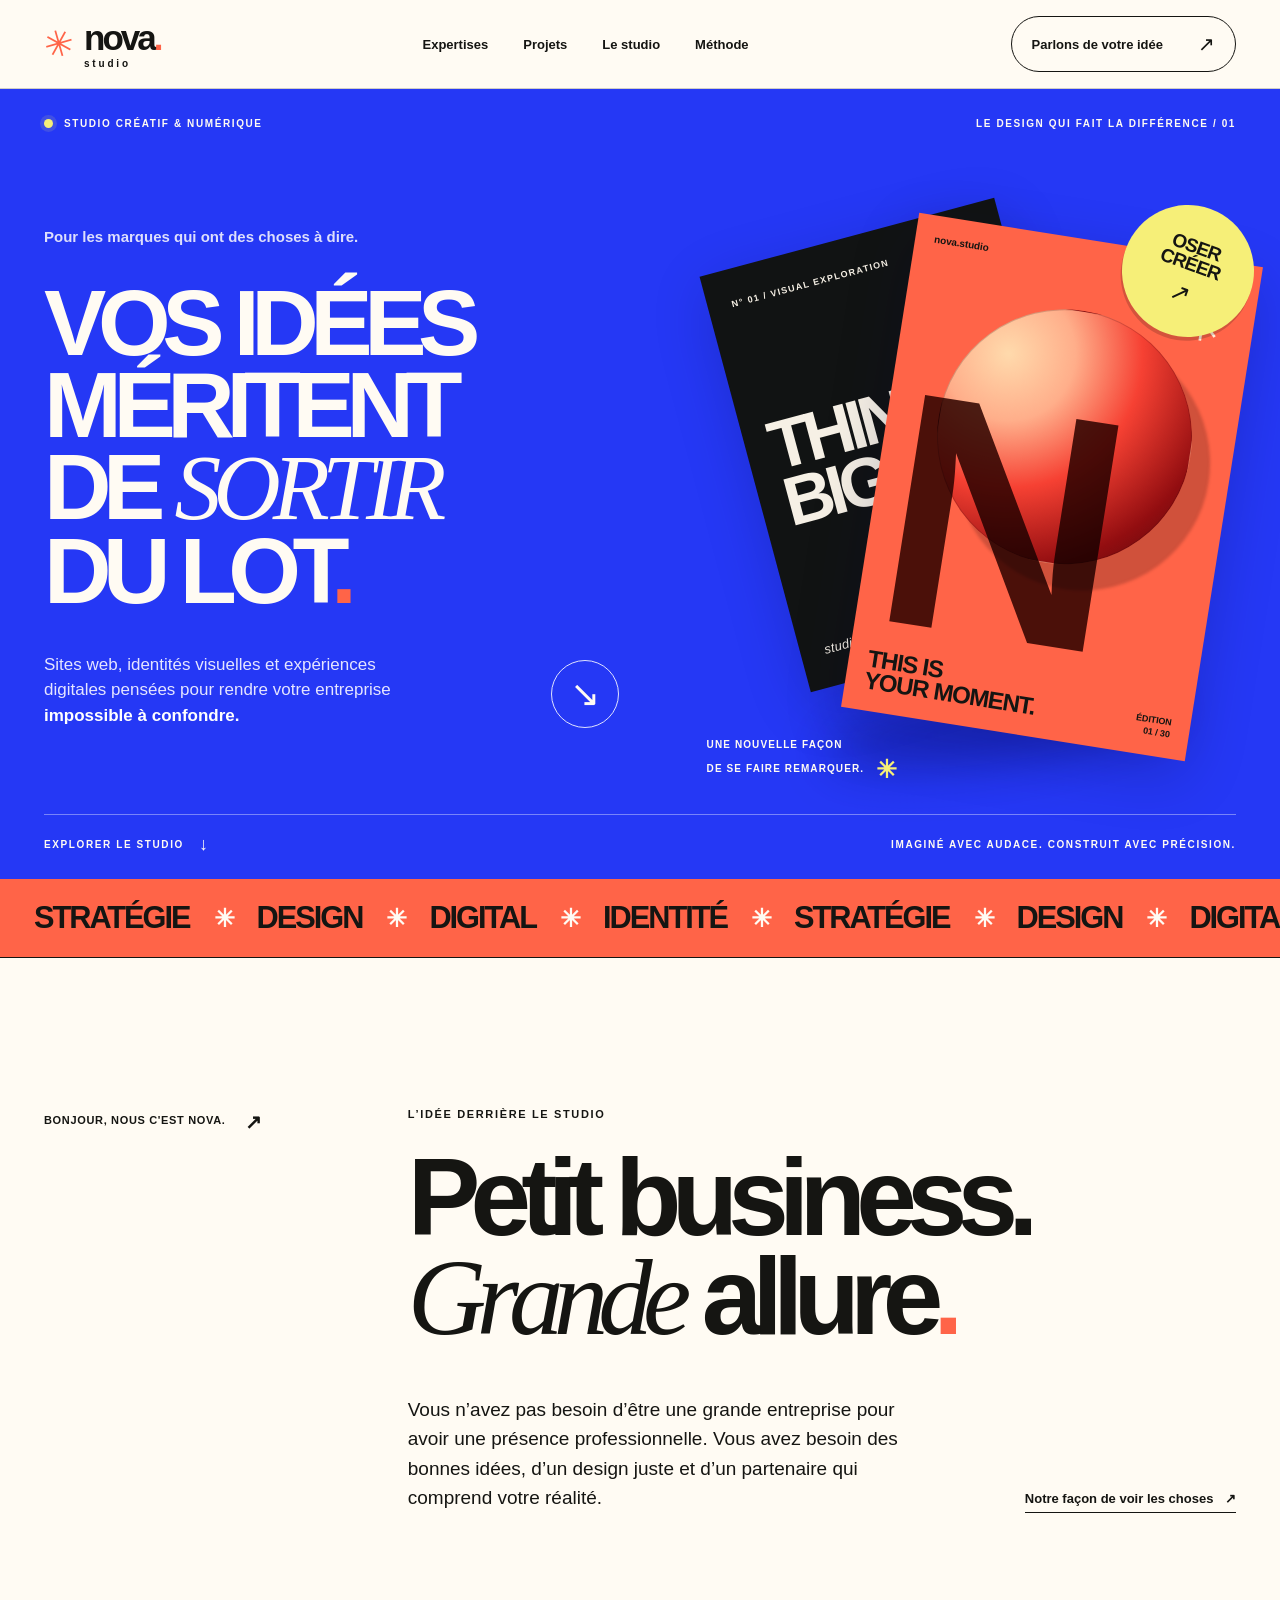
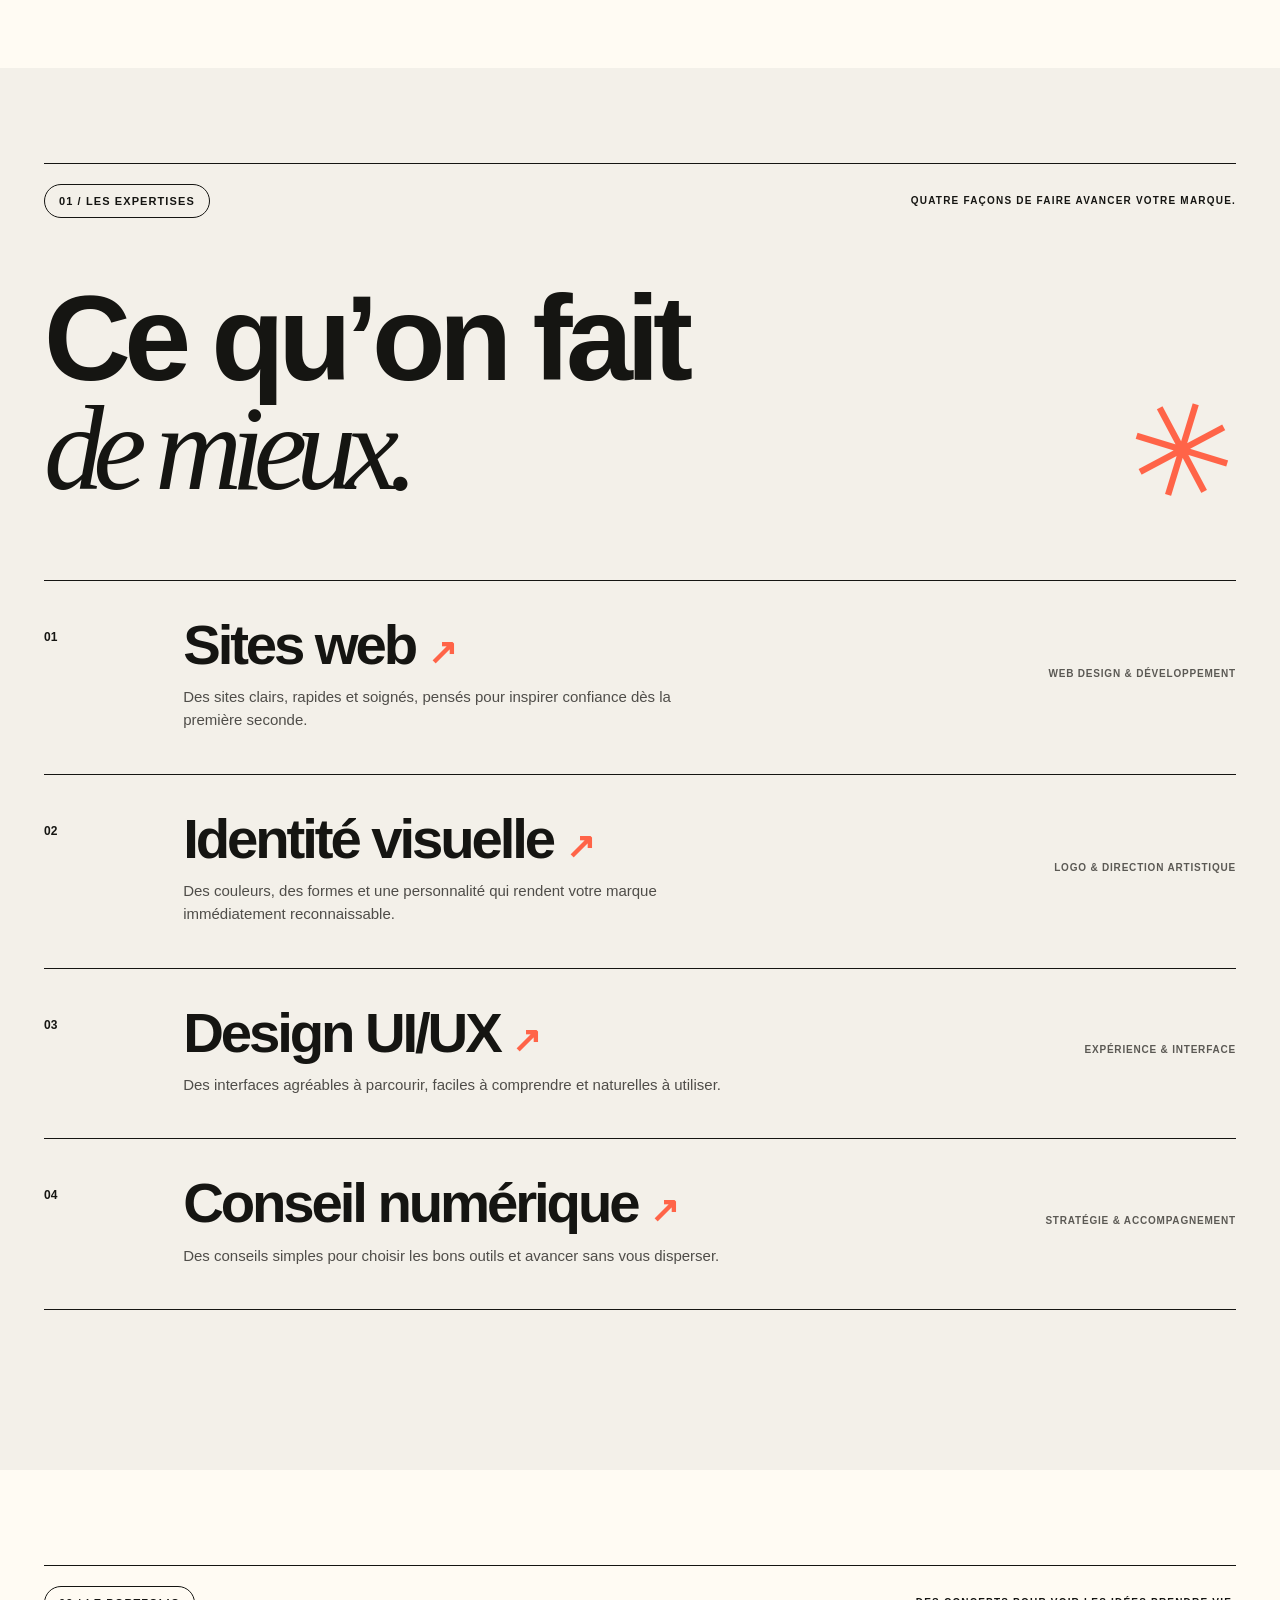
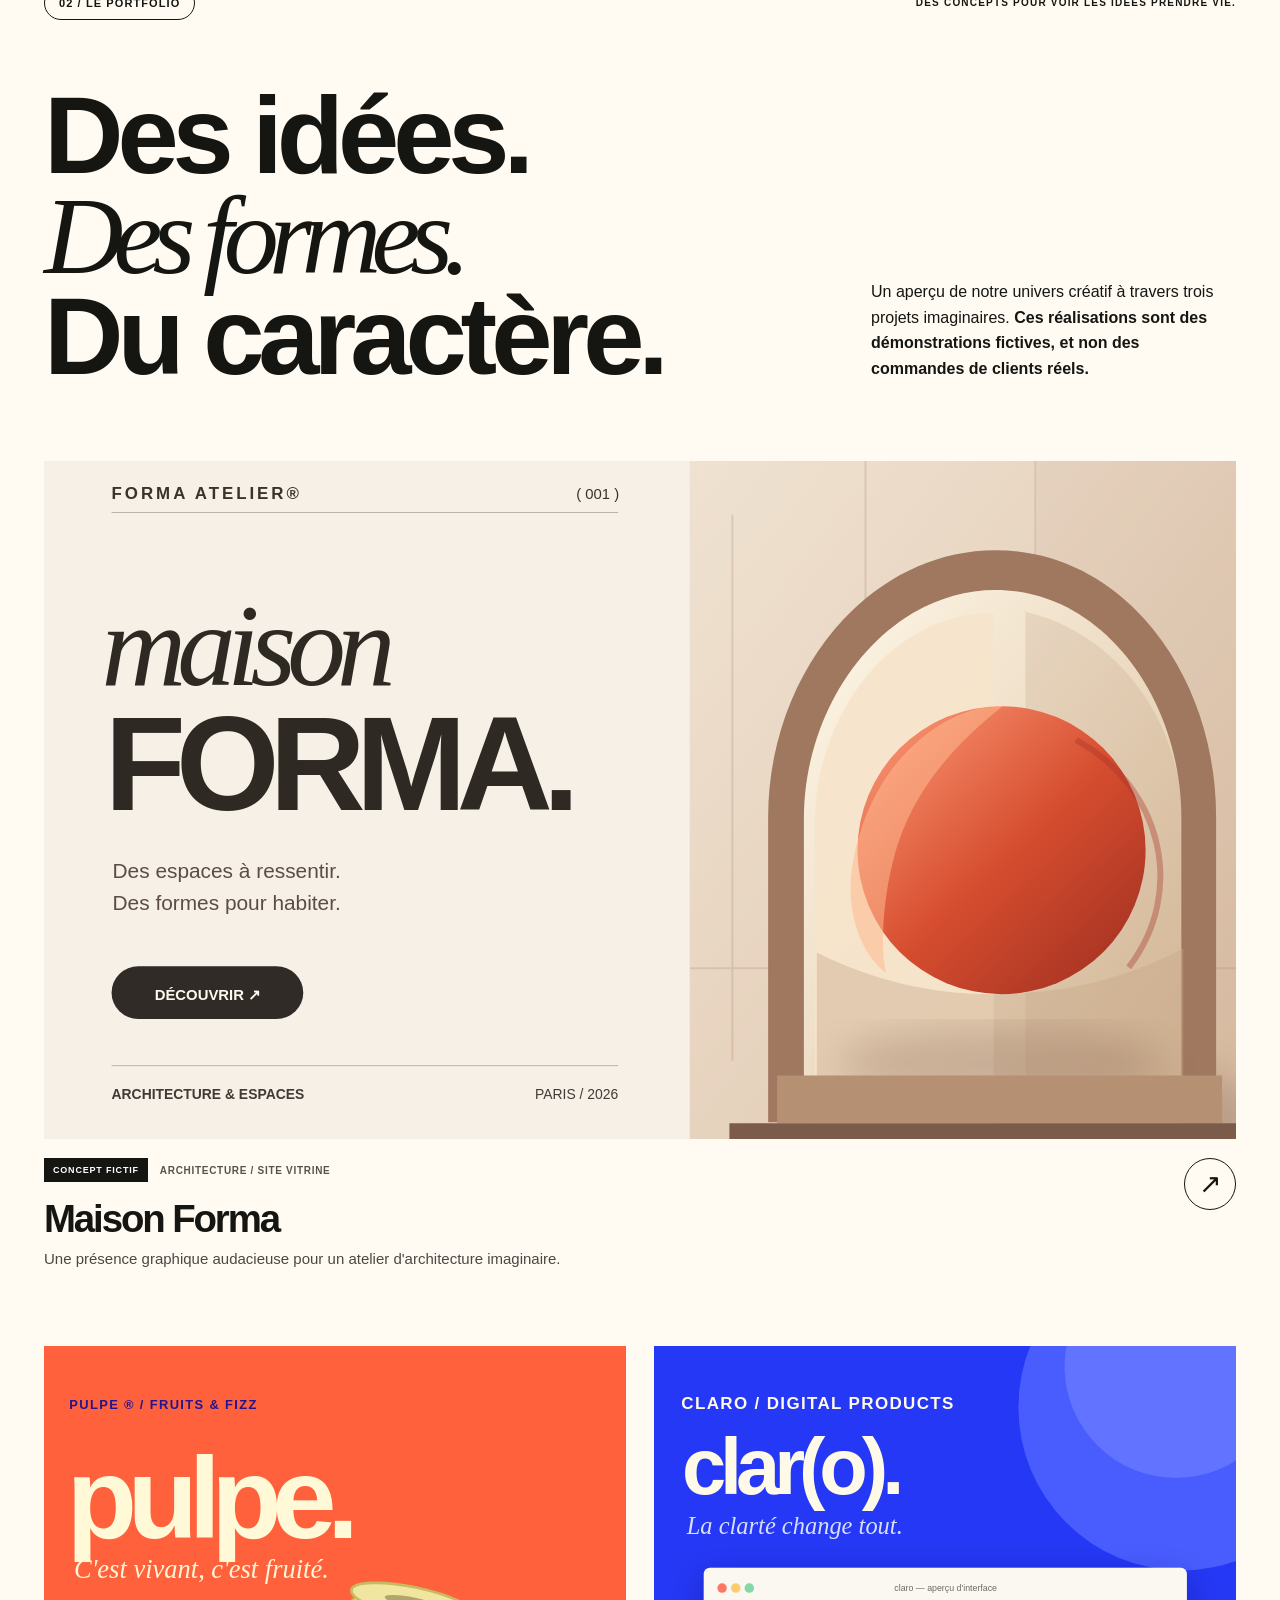
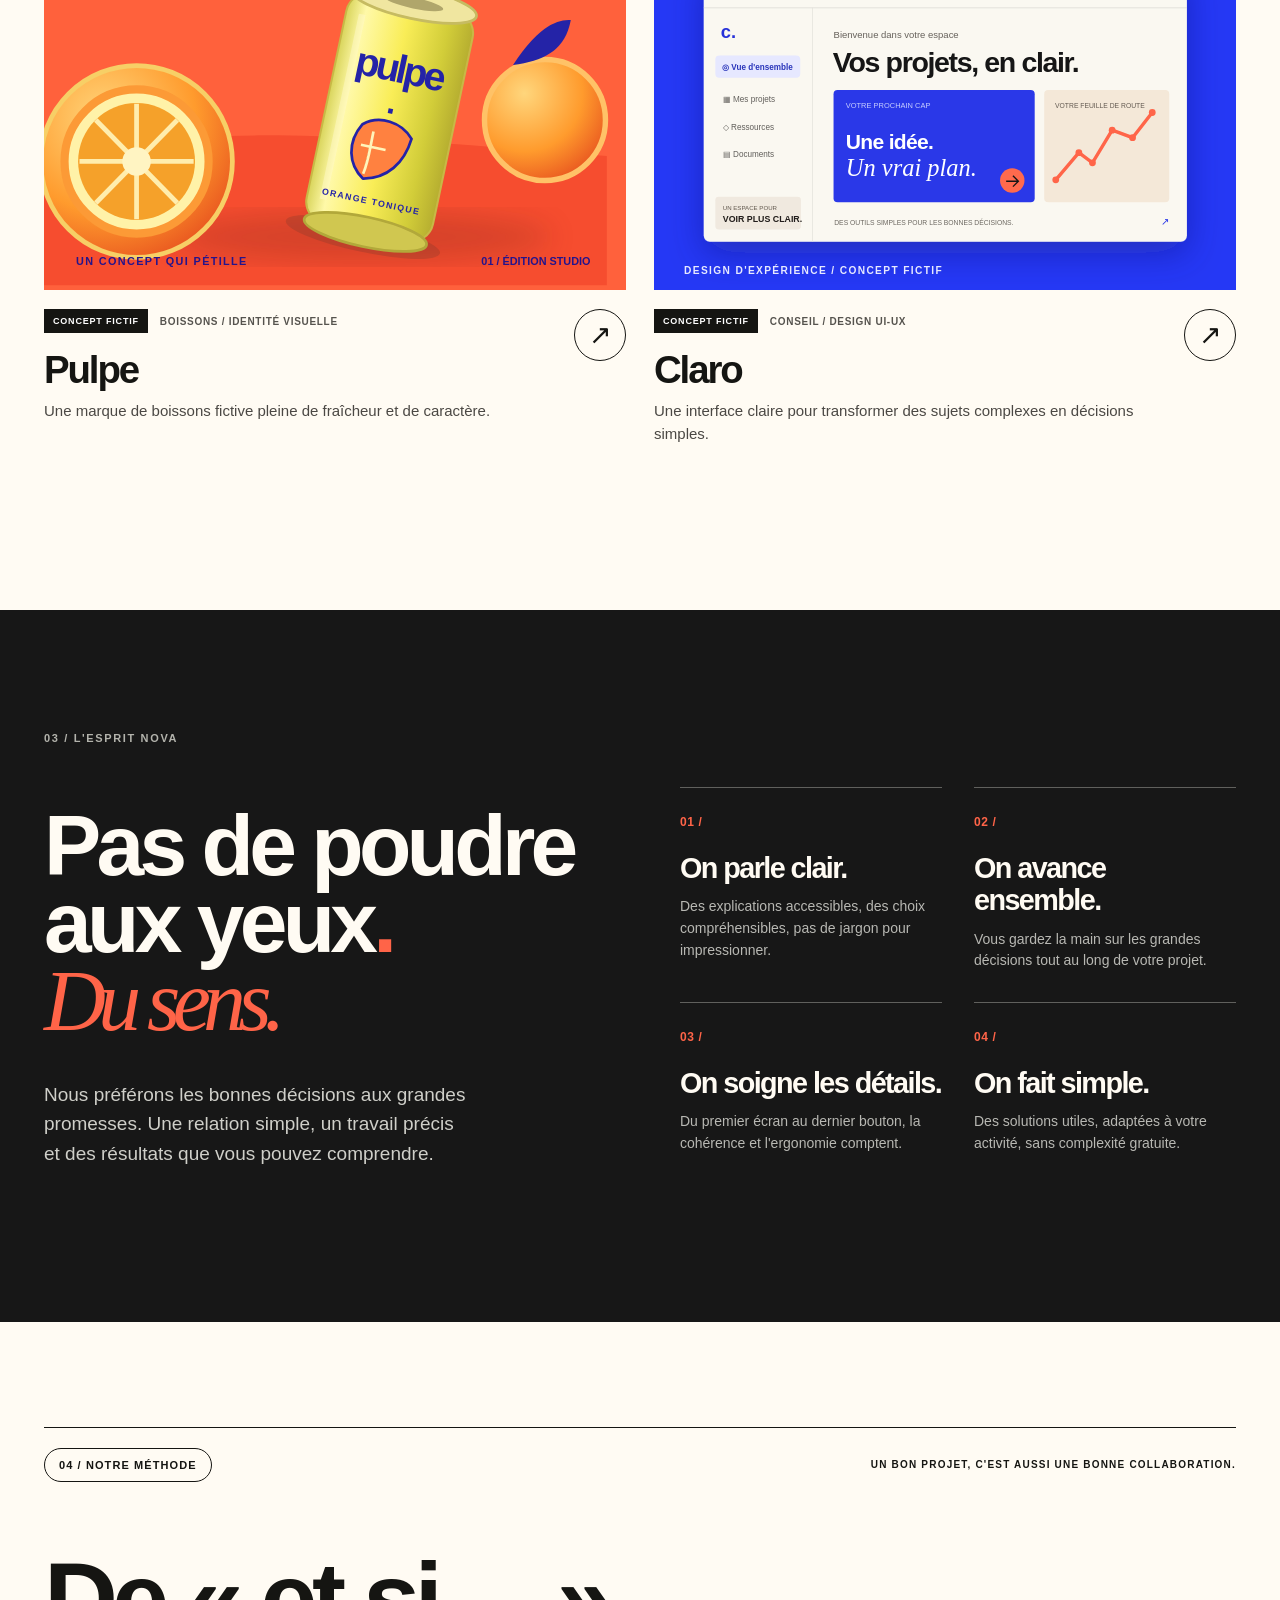
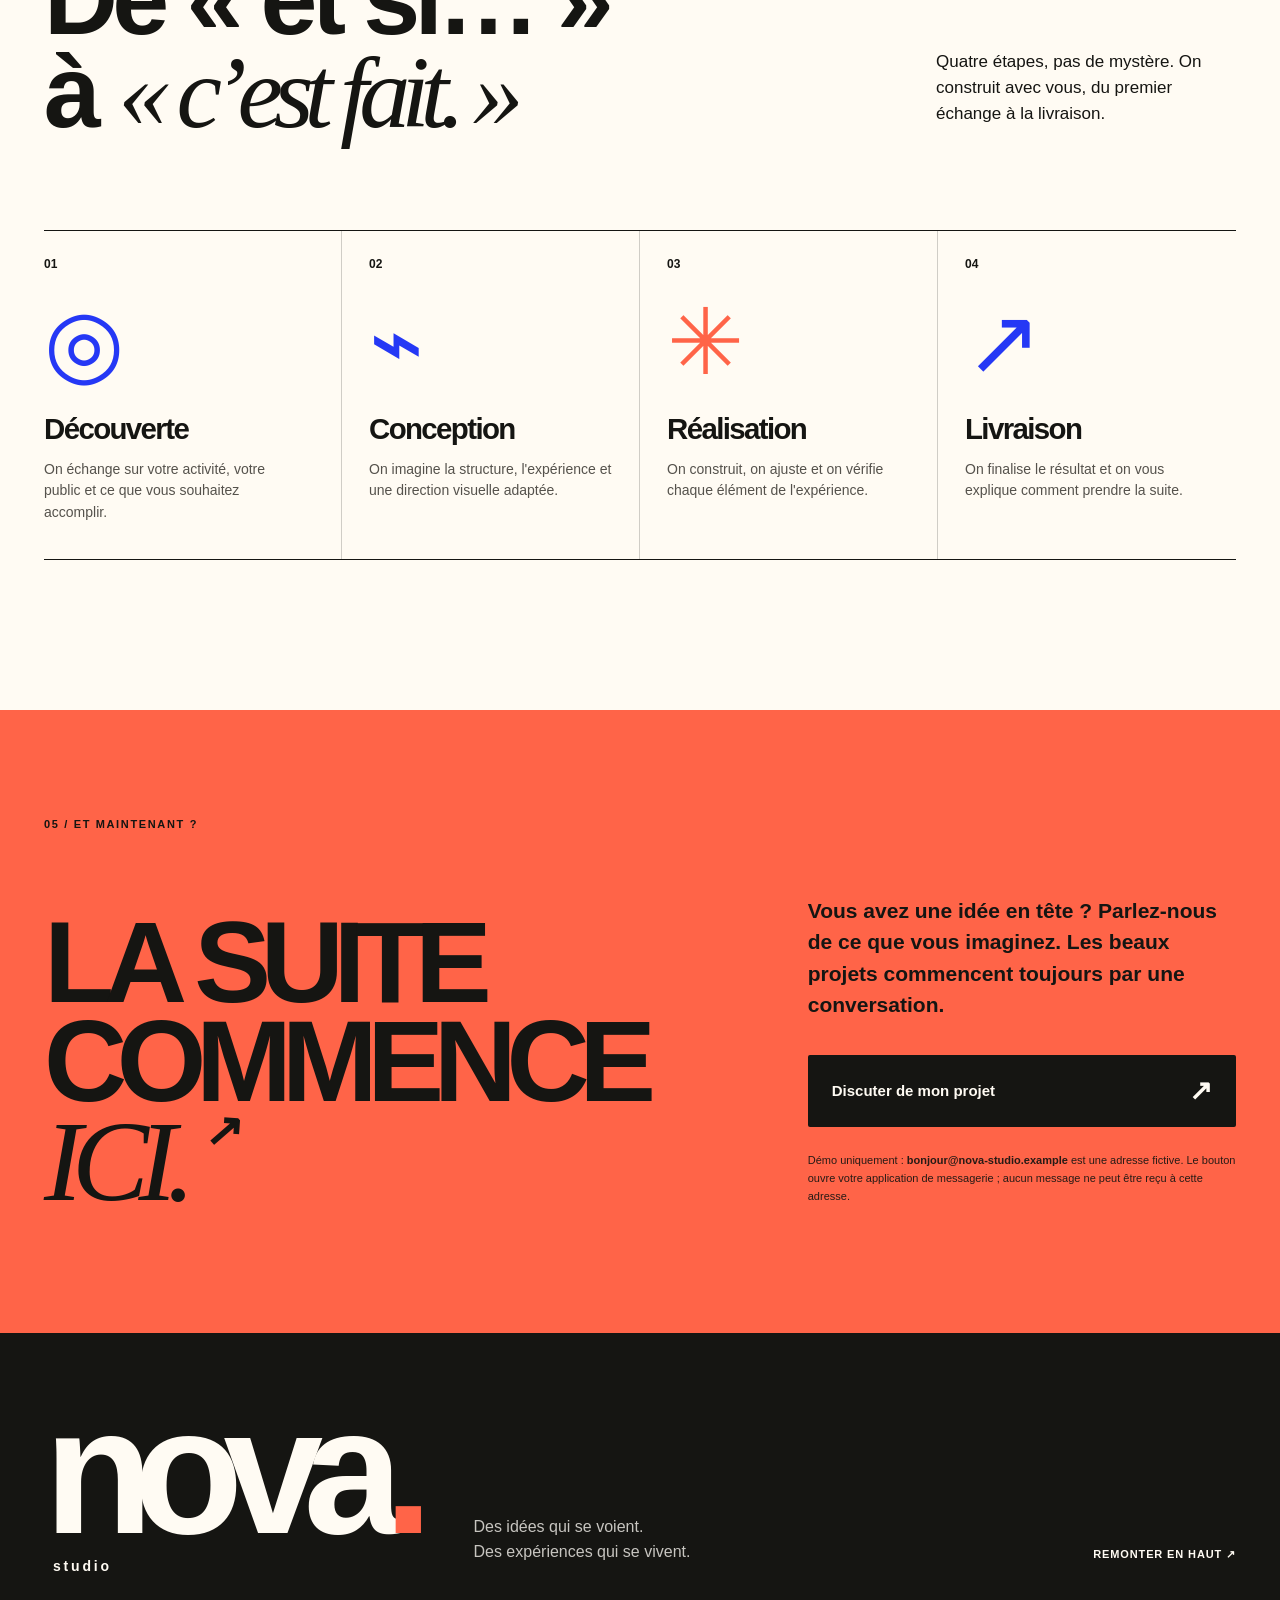
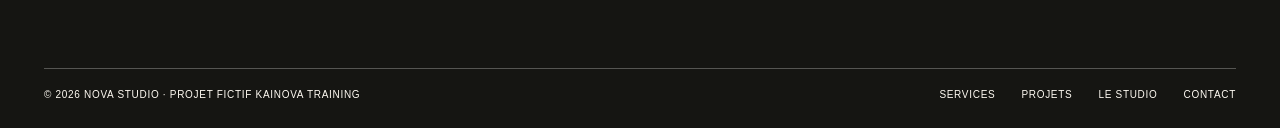
<file: KAINOVA-TRAINING/01-nova-studio/index.html>
<!doctype html>
<html lang="fr">
<head>
  <meta charset="utf-8">
  <meta name="viewport" content="width=device-width, initial-scale=1">
  <meta name="description" content="Nova Studio, studio numérique fictif : création de sites web, identité visuelle, design UI/UX et conseil pour les petites entreprises. Projet de démonstration Kainova Training.">
  <meta name="theme-color" content="#2538f5">
  <meta name="robots" content="noindex, nofollow">
  <meta property="og:title" content="Nova Studio — Vos idées méritent de sortir du lot">
  <meta property="og:description" content="Design, web et identité visuelle pour les entreprises qui ont quelque chose à raconter. Démonstration fictive.">
  <meta property="og:type" content="website">
  <link rel="icon" href="assets/favicon.svg" type="image/svg+xml">
  <link rel="stylesheet" href="style.css">
  <script src="script.js" defer></script>
  <title>Nova Studio — Vos idées méritent de sortir du lot</title>
</head>
<body>
<a class="skip-link" href="#main">Aller au contenu</a>
<header class="header" id="haut">
  <div class="shell header-inner">
    <a class="logo" href="#haut" aria-label="Nova Studio — retour au début">
      <span class="logo-symbol" aria-hidden="true">✳</span><span class="logo-name">nova<span class="logo-period">.</span><small>studio</small></span>
    </a>
    <nav class="desktop-nav" aria-label="Navigation principale">
      <a href="#services">Expertises</a><a href="#realisations">Projets</a><a href="#approche">Le studio</a><a href="#processus">Méthode</a>
    </nav>
    <a class="header-cta" href="#contact">Parlons de votre idée <span aria-hidden="true">↗</span></a>
    <button class="menu-button" type="button" aria-expanded="false" aria-controls="mobile-nav" aria-label="Ouvrir le menu de navigation"><span></span><span></span></button>
  </div>
  <nav class="mobile-nav" id="mobile-nav" aria-label="Navigation mobile" hidden>
    <a href="#services">Expertises <span>01</span></a><a href="#realisations">Projets <span>02</span></a><a href="#approche">Le studio <span>03</span></a><a href="#processus">Méthode <span>04</span></a><a href="#contact">Discutons <span>↗</span></a>
  </nav>
</header>
<main id="main">
  <section class="hero" aria-labelledby="hero-title">
    <div class="shell hero-inner">
      <div class="hero-topline"><span><span class="signal-dot" aria-hidden="true"></span> STUDIO CRÉATIF & NUMÉRIQUE</span><span>LE DESIGN QUI FAIT LA DIFFÉRENCE / 01</span></div>
      <div class="hero-body">
        <div class="hero-content">
          <p class="hero-kicker">Pour les marques qui ont des choses à dire.</p>
          <h1 id="hero-title">VOS IDÉES<br>MÉRITENT<br>DE <em>SORTIR</em><br>DU LOT<span class="dot">.</span></h1>
          <div class="hero-under">
            <p>Sites web, identités visuelles et expériences digitales pensées pour rendre votre entreprise <strong>impossible à confondre.</strong></p>
            <a class="round-arrow hero-jump" href="#services" aria-label="Découvrir nos services"><span aria-hidden="true">↘</span></a>
          </div>
        </div>
        <div class="hero-graphic" role="img" aria-label="Composition graphique originale : affiches de marques fictives en bleu, orange et crème">
          <div class="graphic-shadow" aria-hidden="true"></div>
          <div class="poster poster-back" aria-hidden="true"><span class="poster-back-index">N° 01 / VISUAL EXPLORATION</span><strong>THINK<br>BIG<span>®</span></strong><i>studio / digital / ideas</i></div>
          <div class="poster poster-front" aria-hidden="true">
            <div class="poster-top"><span>nova.studio</span><span>( creative office )</span></div>
            <div class="poster-art"><div class="poster-orb"></div><span class="poster-letter">N</span><span class="poster-small-star">✳</span></div>
            <div class="poster-bottom"><b>THIS IS<br>YOUR MOMENT.</b><span>ÉDITION<br>01 / 30</span></div>
          </div>
          <div class="graphic-sticker" aria-hidden="true"><span>OSER<br>CRÉER</span><span class="sticker-arrow">↗</span></div>
          <div class="graphic-caption" aria-hidden="true">UNE NOUVELLE FAÇON<br>DE SE FAIRE REMARQUER. <span>✳</span></div>
        </div>
      </div>
      <div class="hero-footer"><a href="#realisations">EXPLORER LE STUDIO <span aria-hidden="true">↓</span></a><span>IMAGINÉ AVEC AUDACE. CONSTRUIT AVEC PRÉCISION.</span></div>
    </div>
  </section>

  <div class="manifesto-strip" aria-label="Notre état d'esprit"><div class="marquee-inner"><span>STRATÉGIE</span><i>✳</i><span>DESIGN</span><i>✳</i><span>DIGITAL</span><i>✳</i><span>IDENTITÉ</span><i>✳</i><span>STRATÉGIE</span><i>✳</i><span>DESIGN</span><i>✳</i><span>DIGITAL</span></div></div>

  <section class="intro-section" aria-labelledby="intro-title">
    <div class="shell intro-layout">
      <div class="side-label">BONJOUR, NOUS C'EST NOVA. <span>↗</span></div>
      <div><p class="mini-label">L’IDÉE DERRIÈRE LE STUDIO</p><h2 id="intro-title">Petit business.<br><span class="serif-serif">Grande</span> allure<span class="orange-dot">.</span></h2><div class="intro-bottom"><p>Vous n’avez pas besoin d’être une grande entreprise pour avoir une présence professionnelle. Vous avez besoin des bonnes idées, d’un design juste et d’un partenaire qui comprend votre réalité.</p><a href="#approche" class="underlined-link">Notre façon de voir les choses <span aria-hidden="true">↗</span></a></div></div>
    </div>
  </section>

  <section class="services-section" id="services" aria-labelledby="services-title">
    <div class="shell">
      <div class="section-prelude"><span class="index-pill">01 / LES EXPERTISES</span><p>QUATRE FAÇONS DE FAIRE AVANCER VOTRE MARQUE.</p></div>
      <div class="section-title-row"><h2 id="services-title">Ce qu’on fait<br><em>de mieux.</em></h2><span class="section-symbol" aria-hidden="true">✳</span></div>
      <div class="services-list">
        <article class="service-row"><span class="service-index">01</span><div><h3>Sites web <span aria-hidden="true">↗</span></h3><p>Des sites clairs, rapides et soignés, pensés pour inspirer confiance dès la première seconde.</p></div><span class="service-tag">WEB DESIGN & DÉVELOPPEMENT</span></article>
        <article class="service-row"><span class="service-index">02</span><div><h3>Identité visuelle <span aria-hidden="true">↗</span></h3><p>Des couleurs, des formes et une personnalité qui rendent votre marque immédiatement reconnaissable.</p></div><span class="service-tag">LOGO & DIRECTION ARTISTIQUE</span></article>
        <article class="service-row"><span class="service-index">03</span><div><h3>Design UI/UX <span aria-hidden="true">↗</span></h3><p>Des interfaces agréables à parcourir, faciles à comprendre et naturelles à utiliser.</p></div><span class="service-tag">EXPÉRIENCE & INTERFACE</span></article>
        <article class="service-row"><span class="service-index">04</span><div><h3>Conseil numérique <span aria-hidden="true">↗</span></h3><p>Des conseils simples pour choisir les bons outils et avancer sans vous disperser.</p></div><span class="service-tag">STRATÉGIE & ACCOMPAGNEMENT</span></article>
      </div>
    </div>
  </section>

  <section class="work-section" id="realisations" aria-labelledby="work-title">
    <div class="shell">
      <div class="section-prelude"><span class="index-pill">02 / LE PORTFOLIO</span><p>DES CONCEPTS POUR VOIR LES IDÉES PRENDRE VIE.</p></div>
      <div class="work-heading"><h2 id="work-title">Des idées.<br><em>Des formes.</em><br>Du caractère.</h2><p>Un aperçu de notre univers créatif à travers trois projets imaginaires. <strong>Ces réalisations sont des démonstrations fictives, et non des commandes de clients réels.</strong></p></div>
      <div class="work-grid">
        <article class="project project-wide">
          <div class="project-image project-image-atelier"><img src="assets/projet-luma.svg" alt="Concept fictif Maison Forma, univers d'architecture aux formes sculpturales et aux tons beige et orange" width="1200" height="720" loading="lazy" decoding="async"></div>
          <div class="project-meta"><div><span class="demo-label">CONCEPT FICTIF</span><span class="project-sector">ARCHITECTURE / SITE VITRINE</span><h3>Maison Forma</h3><p>Une présence graphique audacieuse pour un atelier d'architecture imaginaire.</p></div><span class="work-arrow" aria-hidden="true">↗</span></div>
        </article>
        <article class="project">
          <div class="project-image project-image-pulpe"><img src="assets/projet-soma.svg" alt="Concept fictif Pulpe, identité colorée de boisson fruitée avec canette jaune et motifs oranges" width="880" height="800" loading="lazy" decoding="async"></div>
          <div class="project-meta"><div><span class="demo-label">CONCEPT FICTIF</span><span class="project-sector">BOISSONS / IDENTITÉ VISUELLE</span><h3>Pulpe</h3><p>Une marque de boissons fictive pleine de fraîcheur et de caractère.</p></div><span class="work-arrow" aria-hidden="true">↗</span></div>
        </article>
        <article class="project">
          <div class="project-image project-image-claro"><img src="assets/projet-nord.svg" alt="Concept fictif Claro, interface numérique de conseil en bleu électrique et ivoire" width="880" height="800" loading="lazy" decoding="async"></div>
          <div class="project-meta"><div><span class="demo-label">CONCEPT FICTIF</span><span class="project-sector">CONSEIL / DESIGN UI-UX</span><h3>Claro</h3><p>Une interface claire pour transformer des sujets complexes en décisions simples.</p></div><span class="work-arrow" aria-hidden="true">↗</span></div>
        </article>
      </div>
    </div>
  </section>

  <section class="approach-section" id="approche" aria-labelledby="approach-title">
    <div class="shell approach-inner">
      <div class="approach-head"><p class="mini-label mini-label-light">03 / L'ESPRIT NOVA</p><h2 id="approach-title">Pas de poudre<br>aux yeux<span>.</span><br><em>Du sens.</em></h2><p>Nous préférons les bonnes décisions aux grandes promesses. Une relation simple, un travail précis et des résultats que vous pouvez comprendre.</p></div>
      <div class="benefits">
        <article><span>01 /</span><h3>On parle clair.</h3><p>Des explications accessibles, des choix compréhensibles, pas de jargon pour impressionner.</p></article>
        <article><span>02 /</span><h3>On avance ensemble.</h3><p>Vous gardez la main sur les grandes décisions tout au long de votre projet.</p></article>
        <article><span>03 /</span><h3>On soigne les détails.</h3><p>Du premier écran au dernier bouton, la cohérence et l'ergonomie comptent.</p></article>
        <article><span>04 /</span><h3>On fait simple.</h3><p>Des solutions utiles, adaptées à votre activité, sans complexité gratuite.</p></article>
      </div>
    </div>
  </section>

  <section class="process-section" id="processus" aria-labelledby="process-title">
    <div class="shell"><div class="section-prelude"><span class="index-pill">04 / NOTRE MÉTHODE</span><p>UN BON PROJET, C'EST AUSSI UNE BONNE COLLABORATION.</p></div>
    <div class="process-intro"><h2 id="process-title">De « et si… »<br>à <em>« c’est fait. »</em></h2><p>Quatre étapes, pas de mystère. On construit avec vous, du premier échange à la livraison.</p></div>
    <ol class="steps"><li><span class="step-number">01</span><div class="step-symbol" aria-hidden="true">◎</div><h3>Découverte</h3><p>On échange sur votre activité, votre public et ce que vous souhaitez accomplir.</p></li><li><span class="step-number">02</span><div class="step-symbol" aria-hidden="true">⌁</div><h3>Conception</h3><p>On imagine la structure, l'expérience et une direction visuelle adaptée.</p></li><li><span class="step-number">03</span><div class="step-symbol" aria-hidden="true">✳</div><h3>Réalisation</h3><p>On construit, on ajuste et on vérifie chaque élément de l'expérience.</p></li><li><span class="step-number">04</span><div class="step-symbol" aria-hidden="true">↗</div><h3>Livraison</h3><p>On finalise le résultat et on vous explique comment prendre la suite.</p></li></ol>
    </div>
  </section>

  <section class="contact-section" id="contact" aria-labelledby="contact-title">
    <div class="shell contact-inner"><p class="mini-label">05 / ET MAINTENANT ?</p><div class="contact-grid"><div><h2 id="contact-title">LA SUITE<br>COMMENCE<br><em>ICI.</em><span aria-hidden="true">↗</span></h2></div><div class="contact-aside"><p>Vous avez une idée en tête ? Parlez-nous de ce que vous imaginez. Les beaux projets commencent toujours par une conversation.</p><a class="contact-action" href="mailto:bonjour@nova-studio.example?subject=Parlons%20de%20mon%20projet">Discuter de mon projet <span aria-hidden="true">↗</span></a><p class="contact-warning">Démo uniquement : <strong>bonjour@nova-studio.example</strong> est une adresse fictive. Le bouton ouvre votre application de messagerie ; aucun message ne peut être reçu à cette adresse.</p></div></div></div>
  </section>
</main>
<footer class="footer"><div class="shell"><div class="footer-main"><a href="#haut" class="footer-logo">nova<span>.</span><small>studio</small></a><p>Des idées qui se voient.<br>Des expériences qui se vivent.</p><a href="#haut" class="back-top">REMONTER EN HAUT ↗</a></div><div class="footer-bottom"><span>© <span id="year">2026</span> NOVA STUDIO · PROJET FICTIF KAINOVA TRAINING</span><nav aria-label="Navigation de pied de page"><a href="#services">SERVICES</a><a href="#realisations">PROJETS</a><a href="#approche">LE STUDIO</a><a href="#contact">CONTACT</a></nav></div></div></footer>
</body>
</html>
</file>
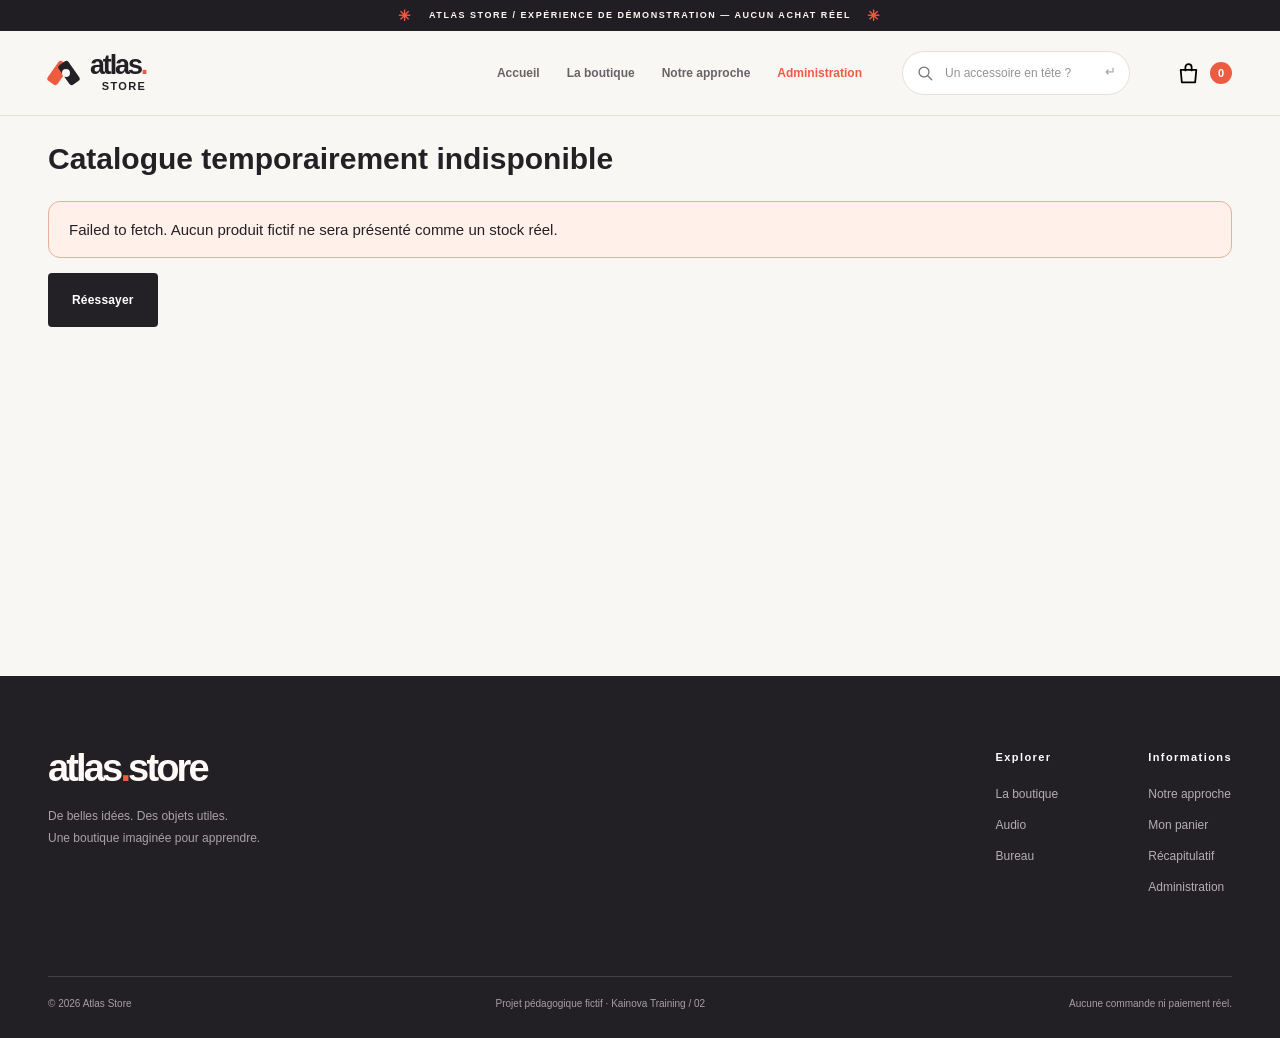
<file: KAINOVA-TRAINING/02-atlas-store/index.html>
<!doctype html>
<html lang="fr">
<head>
  <meta charset="utf-8">
  <meta name="viewport" content="width=device-width, initial-scale=1">
  <meta name="theme-color" content="#f8f6f2">
  <meta name="description" content="Atlas Store, boutique laboratoire interactive : catalogue, variantes, administration et commandes de test locales, sans paiement réel.">
  <title>Atlas Store — Vos essentiels tech, autrement.</title>
  <link rel="icon" href="assets/favicon.svg" type="image/svg+xml">
  <link rel="stylesheet" href="css/style.css">
  <script type="module" src="js/app.js"></script>
</head>
<body>
  <a href="#main-content" class="skip-link">Aller au contenu</a>
  <div class="announcement"><span class="announcement__star" aria-hidden="true">✳</span> ATLAS STORE / EXPÉRIENCE DE DÉMONSTRATION — AUCUN ACHAT RÉEL <span class="announcement__star" aria-hidden="true">✳</span></div>
  <header class="site-header" id="site-header">
    <div class="header-inner container">
      <a class="logo" href="#/" aria-label="Atlas Store, accueil"><span class="logo__mark" aria-hidden="true"><span></span><span></span><span></span></span><span>atlas<span class="logo__dot">.</span><small>store</small></span></a>
      <nav class="header-nav" aria-label="Navigation principale"><a data-nav="home" href="#/">Accueil</a><a data-nav="catalog" href="#/catalogue">La boutique</a><a data-nav="about" href="#/a-propos">Notre approche</a><a class="nav-admin-link" href="./admin.html">Administration</a></nav>
      <form id="header-search" class="header-search" role="search"><label for="global-search" class="sr-only">Rechercher dans le catalogue</label><svg aria-hidden="true" viewBox="0 0 24 24" fill="none"><circle cx="10.7" cy="10.7" r="6.6" stroke="currentColor" stroke-width="1.7"/><path d="m16 16 5 5" stroke="currentColor" stroke-width="1.7" stroke-linecap="round"/></svg><input type="search" id="global-search" placeholder="Un accessoire en tête ?" autocomplete="off"><kbd class="search-hint" aria-hidden="true">↵</kbd></form>
      <button id="cart-trigger" class="cart-trigger" type="button" aria-label="Ouvrir le panier, 0 article" aria-haspopup="dialog" aria-controls="cart-drawer"><svg aria-hidden="true" viewBox="0 0 24 24" fill="none" stroke="currentColor" stroke-width="1.7" stroke-linecap="round" stroke-linejoin="round"><path d="M4.5 8.5h15l-1.1 12H5.6z"/><path d="M9 9V6a3 3 0 0 1 6 0v3"/></svg><span class="cart-count" id="header-cart-count">0</span></button>
    </div>
    <div class="mobile-nav container" aria-label="Navigation mobile"><a href="#/">Accueil</a><a href="#/catalogue">Catalogue</a><a href="#/a-propos">À propos</a><a href="./admin.html">Administration</a></div>
  </header>
  <main id="main-content" tabindex="-1"></main>
  <footer class="footer">
    <div class="container footer__top"><div><a class="footer-logo" href="#/">atlas<span>.</span>store</a><p>De belles idées. Des objets utiles.<br>Une boutique imaginée pour apprendre.</p></div><div class="footer__links"><div><strong>Explorer</strong><a href="#/catalogue">La boutique</a><a href="#/catalogue?category=audio">Audio</a><a href="#/catalogue?category=informatique">Bureau</a></div><div><strong>Informations</strong><a href="#/a-propos">Notre approche</a><a href="#/panier">Mon panier</a><a href="#/recapitulatif">Récapitulatif</a><a href="./admin.html">Administration</a></div></div></div>
    <div class="container footer__bottom"><span>© <span id="footer-year">2026</span> Atlas Store</span><span>Projet pédagogique fictif · Kainova Training / 02</span><span>Aucune commande ni paiement réel.</span></div>
  </footer>
  <div id="drawer-layer" class="drawer-layer" hidden><div class="drawer-backdrop" data-close-drawer></div><aside id="cart-drawer" class="drawer" role="dialog" aria-modal="true" aria-labelledby="drawer-title" tabindex="-1"><div class="drawer__top"><div><p class="eyebrow">MON ESPACE</p><h2 id="drawer-title">Mon panier <span id="drawer-count"></span></h2></div><button class="icon-btn" type="button" id="drawer-close" aria-label="Fermer le panier"><svg viewBox="0 0 24 24" aria-hidden="true" fill="none" stroke="currentColor" stroke-width="1.7"><path d="M5 5l14 14M19 5 5 19"/></svg></button></div><div class="drawer__content" id="drawer-items"></div><div class="drawer__bottom" id="drawer-bottom"></div></aside></div>
  <div id="toast" class="toast" role="status" aria-live="polite" aria-atomic="true"></div>
  <svg xmlns="http://www.w3.org/2000/svg" style="position:absolute;width:0;height:0;overflow:hidden" aria-hidden="true"><symbol id="i-arrow" viewBox="0 0 24 24"><path d="M4 12h16M14 6l6 6-6 6" fill="none" stroke="currentColor" stroke-width="1.8" stroke-linecap="round" stroke-linejoin="round"/></symbol><symbol id="i-plus" viewBox="0 0 24 24"><path d="M12 5v14M5 12h14" fill="none" stroke="currentColor" stroke-width="1.9" stroke-linecap="round"/></symbol><symbol id="i-minus" viewBox="0 0 24 24"><path d="M5 12h14" fill="none" stroke="currentColor" stroke-width="1.9" stroke-linecap="round"/></symbol></svg>
</body>
</html>
</file>
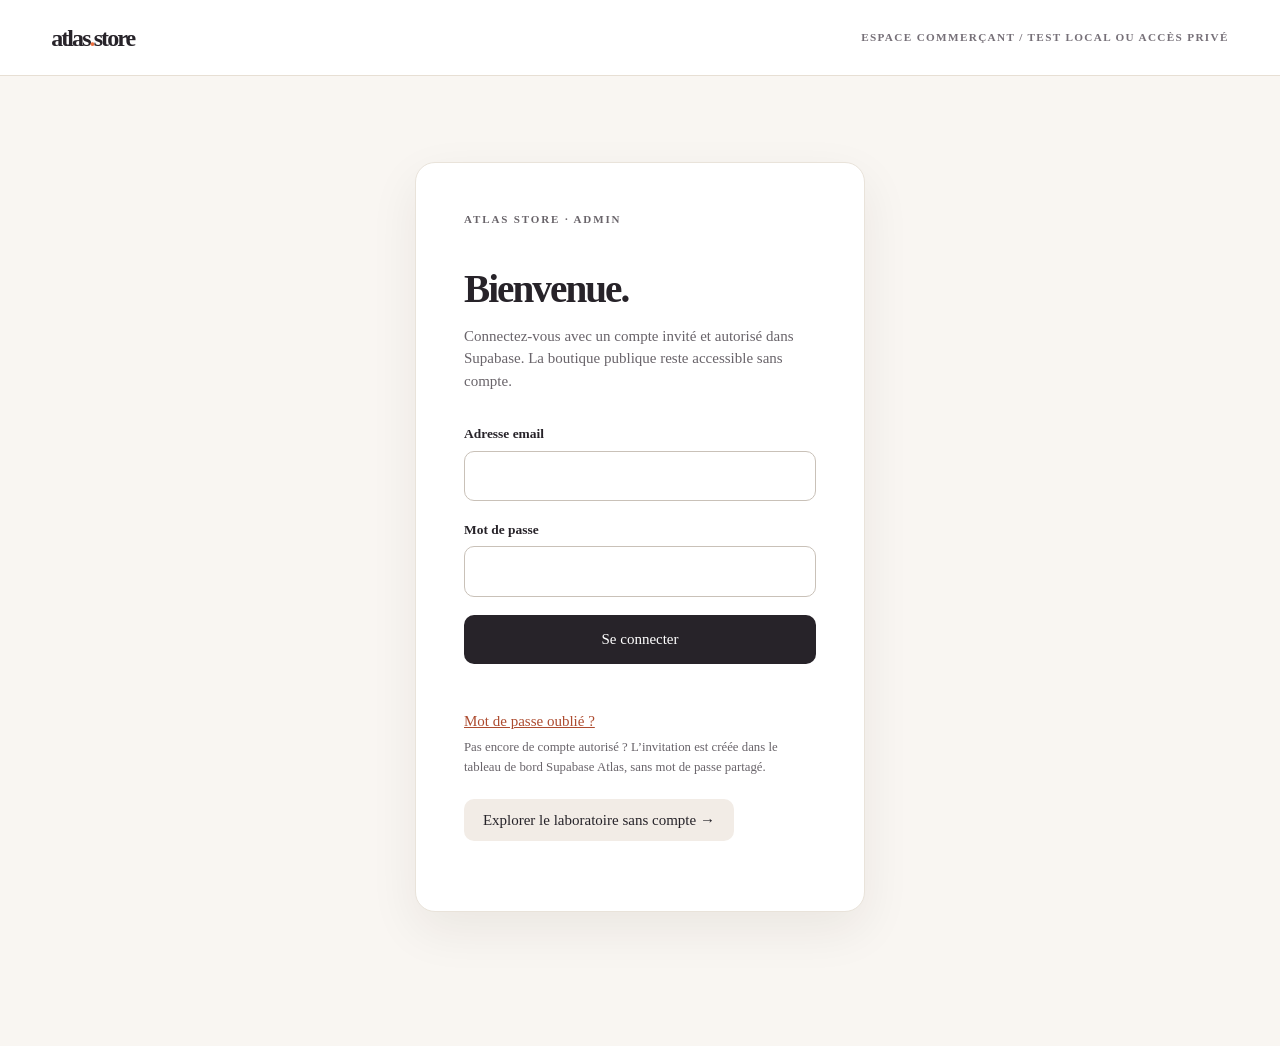
<file: KAINOVA-TRAINING/02-atlas-store/admin.html>
<!doctype html><html lang="fr"><head><meta charset="utf-8"><meta name="viewport" content="width=device-width,initial-scale=1"><meta name="robots" content="noindex,nofollow,noarchive"><meta name="referrer" content="no-referrer"><meta name="theme-color" content="#f9f6f2"><title>Administration · Atlas Store</title><link rel="icon" href="assets/favicon.svg" type="image/svg+xml"><link rel="stylesheet" href="css/style.css"><link rel="stylesheet" href="css/admin.css"><script type="module" src="js/admin.js"></script></head><body class="atlas-admin"><a class="skip-link" href="#admin-root">Aller au contenu</a><header class="admin-header"><a href="./index.html" class="admin-logo" aria-label="Atlas Store, boutique publique">atlas<span>.</span>store</a><span>ESPACE COMMERÇANT / TEST LOCAL OU ACCÈS PRIVÉ</span><button type="button" id="admin-logout" class="admin-logout" hidden>Déconnexion</button></header><main id="admin-root" class="admin-shell" tabindex="-1"><p role="status">Vérification de la session…</p></main><div role="status" aria-live="polite" class="admin-toast" id="admin-toast"></div></body></html>
</file>
<file: KAINOVA-TRAINING/01-nova-studio/style.css>
:root{--blue:#2538f5;--blue-deep:#1829d9;--ink:#151512;--paper:#fffbf3;--orange:#ff6448;--lemon:#f6ef78;--line:rgba(21,21,18,.2);--white:#fff;--shell:1380px}
*,*::before,*::after{box-sizing:border-box}
html{scroll-behavior:smooth;scroll-padding-top:90px}
body{margin:0;min-width:320px;background:var(--paper);color:var(--ink);font-family:Arial,"Helvetica Neue",Helvetica,sans-serif;-webkit-font-smoothing:antialiased}
a{color:inherit;text-decoration:none}button{font:inherit}img,svg{display:block;max-width:100%}h1,h2,h3,p{margin-top:0}h1,h2,h3{letter-spacing:-.055em}p{line-height:1.55}::selection{color:var(--paper);background:var(--ink)}:focus-visible{outline:3px solid var(--orange);outline-offset:4px}.shell{width:min(calc(100% - 88px),var(--shell));margin-inline:auto}.skip-link{position:fixed;top:10px;left:16px;z-index:1000;padding:12px 18px;background:var(--paper);color:var(--ink);transform:translateY(-150%)}.skip-link:focus{transform:translateY(0)}
/* Navigation */
.header{background:var(--paper);border-bottom:1px solid var(--line);position:relative;z-index:50}.header-inner{min-height:88px;display:flex;align-items:center;gap:40px}.logo{display:inline-flex;align-items:center;gap:10px;white-space:nowrap;flex-shrink:0}.logo-symbol{font-size:36px;line-height:1;color:var(--orange);transform:rotate(-16deg)}.logo-name{font-size:35px;font-weight:900;letter-spacing:-.085em;line-height:1}.logo-period{color:var(--orange)}.logo-name small{display:block;font-size:10px;letter-spacing:.28em;font-weight:700;margin-top:4px}.desktop-nav{display:flex;align-items:center;gap:35px;margin-inline:auto}.desktop-nav a{font-size:13px;font-weight:700;transition:color .2s}.desktop-nav a:hover{color:var(--blue)}.header-cta{border:1.5px solid var(--ink);border-radius:999px;white-space:nowrap;font-size:13px;font-weight:800;padding:15px 20px;display:inline-flex;align-items:center;gap:35px;transition:background .2s,color .2s}.header-cta:hover{background:var(--ink);color:white}.header-cta span{font-size:20px;font-weight:400}.menu-button{display:none;border:1.5px solid var(--ink);border-radius:50%;width:48px;height:48px;align-items:center;justify-content:center;flex-direction:column;gap:6px;background:transparent;cursor:pointer}.menu-button span{width:21px;height:2px;background:var(--ink);transition:transform .2s}.menu-button[aria-expanded="true"] span:first-child{transform:translateY(4px) rotate(45deg)}.menu-button[aria-expanded="true"] span:last-child{transform:translateY(-4px) rotate(-45deg)}.mobile-nav[hidden]{display:none!important}
/* Hero : composition graphique éditoriale */
.hero{background:var(--blue);color:var(--paper);overflow:hidden}.hero-inner{min-height:790px;display:flex;flex-direction:column}.hero-topline,.hero-footer{display:flex;align-items:center;justify-content:space-between;gap:24px;font-size:10px;letter-spacing:.16em;font-weight:800}.hero-topline{padding-top:29px}.hero-topline>span:first-child{display:flex;align-items:center;gap:11px}.signal-dot{width:9px;height:9px;display:inline-block;border-radius:50%;background:var(--lemon);box-shadow:0 0 0 4px rgba(246,239,120,.13)}.hero-body{display:grid;grid-template-columns:minmax(0,1.1fr) minmax(0,.9fr);align-items:center;flex:1;gap:0;padding:30px 0 20px}.hero-content{position:relative;z-index:2}.hero-kicker{color:#dedffc;font-size:15px;font-weight:700;margin:0 0 34px}.hero h1{font-family:Arial,"Helvetica Neue",sans-serif;font-size:clamp(64px,7.3vw,118px);line-height:.88;font-weight:900;letter-spacing:-.09em;margin:0;text-transform:uppercase}.hero h1 em{font-family:Georgia,"Times New Roman",serif;text-transform:none;font-weight:400;letter-spacing:-.085em}.hero h1 .dot{color:var(--orange)}.hero-under{margin-top:40px;max-width:575px;display:flex;align-items:flex-end;justify-content:space-between;gap:28px}.hero-under p{max-width:370px;font-size:17px;line-height:1.5;color:#e5e5ff;margin:0}.hero-under strong{color:white;font-weight:800}.round-arrow{width:68px;height:68px;border:1.5px solid rgba(255,255,255,.85);border-radius:50%;display:grid;place-items:center;font-size:36px;line-height:1;flex-shrink:0;transition:transform .25s,background .25s,color .25s}.round-arrow:hover{transform:translateY(5px);background:var(--paper);color:var(--blue)}.hero-graphic{position:relative;height:620px;min-width:0;isolation:isolate;transform:translateX(7px)}.graphic-shadow{position:absolute;width:350px;height:70px;background:rgba(3,10,94,.36);filter:blur(24px);border-radius:50%;bottom:25px;left:22%;transform:rotate(-8deg)}.poster{position:absolute;display:flex;flex-direction:column;box-shadow:0 18px 60px rgba(0,0,53,.20)}.poster-back{height:430px;width:305px;left:8%;top:63px;transform:rotate(-15deg);background:#111313;color:#f6f0e5;padding:30px 24px;justify-content:space-between}.poster-back-index{font-size:9px;letter-spacing:.14em;font-weight:700}.poster-back strong{font-size:69px;line-height:.84;font-weight:900;letter-spacing:-.09em}.poster-back strong span{font-size:10px;vertical-align:top;margin-left:5px;letter-spacing:0}.poster-back i{font-size:13px;letter-spacing:.02em}.poster-front{height:500px;width:348px;left:32%;top:70px;background:var(--orange);color:var(--ink);transform:rotate(9deg);padding:18px 19px;overflow:hidden}.poster-top,.poster-bottom{display:flex;align-items:flex-start;justify-content:space-between;gap:8px;font-size:10px;font-weight:800;letter-spacing:-.01em}.poster-art{position:relative;flex:1;min-height:0}.poster-orb{position:absolute;width:255px;height:255px;border-radius:50%;left:32px;top:42px;background:radial-gradient(circle at 23% 21%,#ffdaac 0%,#ffae8a 24%,#f64133 48%,#920d10 77%,#4b080b 100%);box-shadow:22px 23px 3px rgba(41,15,13,.22);border:1px solid rgba(57,14,14,.2)}.poster-letter{font-size:333px;font-weight:900;letter-spacing:-.14em;line-height:1;position:absolute;left:-7px;bottom:-23px;mix-blend-mode:multiply;color:#401912;opacity:.94}.poster-small-star{position:absolute;right:9px;top:7px;font-size:55px;color:#ffecd7;line-height:1}.poster-bottom{position:relative;z-index:1;align-items:flex-end}.poster-bottom b{font-size:24px;line-height:.94;font-weight:900;letter-spacing:-.05em}.poster-bottom span{text-align:right;font-size:9px;line-height:1.35}.graphic-sticker{position:absolute;right:-2%;top:38px;width:132px;height:132px;border-radius:50%;background:var(--lemon);color:var(--ink);display:flex;flex-direction:column;align-items:center;justify-content:center;transform:rotate(20deg);box-shadow:0 4px 0 rgba(0,0,0,.17);z-index:3;font-size:19px;font-weight:900;line-height:.97;letter-spacing:-.045em;text-align:center}.sticker-arrow{font-weight:400;font-size:24px;margin-top:8px}.graphic-caption{position:absolute;left:0;bottom:0;font-size:10px;line-height:1.4;letter-spacing:.11em;font-weight:800;z-index:2}.graphic-caption span{margin-left:8px;color:var(--lemon);font-size:25px;vertical-align:middle}.hero-footer{border-top:1px solid rgba(255,255,255,.38);padding:19px 0 24px}.hero-footer a{display:flex;align-items:center;gap:15px}.hero-footer a span{font-size:18px}
/* Rythme */
.manifesto-strip{background:var(--orange);color:var(--ink);overflow:hidden;border-bottom:1px solid var(--ink)}.marquee-inner{display:flex;align-items:center;justify-content:space-between;gap:24px;min-height:78px;min-width:1150px;padding:0 34px;font-size:clamp(20px,2.4vw,35px);font-weight:900;letter-spacing:-.065em;white-space:nowrap}.marquee-inner i{font-style:normal;font-size:25px;color:var(--paper)}
.mini-label{font-size:11px;letter-spacing:.15em;font-weight:800}.intro-section{padding:148px 0 155px}.intro-layout{display:grid;grid-template-columns:28% 1fr;gap:30px}.side-label{font-size:11px;font-weight:800;letter-spacing:.06em;display:flex;align-items:flex-start;gap:20px;padding-top:8px}.side-label span{font-size:20px;line-height:.8}.intro-layout h2{font-size:clamp(62px,8.5vw,151px);line-height:.91;letter-spacing:-.09em;font-weight:900;margin:25px 0 48px}.serif-serif,.intro-layout h2 .serif-serif{font-family:Georgia,"Times New Roman",serif;font-weight:400;font-style:italic;letter-spacing:-.09em}.orange-dot{color:var(--orange)}.intro-bottom{display:flex;align-items:flex-end;justify-content:space-between;gap:35px}.intro-bottom p{max-width:530px;font-size:19px;line-height:1.55;margin:0}.underlined-link{font-size:13px;font-weight:800;white-space:nowrap;padding-bottom:6px;border-bottom:1.5px solid var(--ink)}.underlined-link span{margin-left:8px}
/* Services : lignes plutôt que cartes */
.services-section{padding:95px 0 160px;background:#f3f0e9}.section-prelude{display:flex;justify-content:space-between;align-items:center;gap:24px;border-top:1px solid var(--ink);padding-top:20px}.index-pill{font-size:11px;font-weight:800;letter-spacing:.1em;border:1px solid var(--ink);border-radius:30px;padding:10px 14px;white-space:nowrap}.section-prelude>p{font-size:10px;letter-spacing:.12em;font-weight:800;text-align:right;margin:0}.section-title-row{display:flex;align-items:flex-end;justify-content:space-between;gap:20px;margin:66px 0 76px}.section-title-row h2,.work-heading h2,.process-intro h2{font-size:clamp(68px,9.4vw,155px);line-height:.91;font-weight:900;margin:0}.section-title-row h2 em,.work-heading h2 em,.process-intro h2 em{font-family:Georgia,"Times New Roman",serif;font-weight:400;letter-spacing:-.09em}.section-symbol{font-size:130px;color:var(--orange);line-height:.8;transform:rotate(17deg)}.service-row{display:grid;grid-template-columns:10% minmax(0,1fr) 24%;gap:20px;align-items:center;border-top:1px solid var(--ink);padding:35px 0 42px}.service-row:last-child{border-bottom:1px solid var(--ink)}.service-index{font-size:12px;font-weight:800;align-self:start;padding-top:14px}.service-row h3{font-size:clamp(34px,4.4vw,73px);line-height:1.02;margin:0 0 12px;font-weight:900}.service-row h3 span{font-size:35px;color:var(--orange);display:inline-block;transition:transform .25s}.service-row:hover h3 span{transform:translate(6px,-6px)}.service-row p{font-size:15px;margin:0;max-width:550px;color:#4f4d49}.service-tag{font-size:10px;letter-spacing:.08em;font-weight:800;text-align:right;align-self:center;color:#5b5954}
/* Travaux : de vrais visuels conceptuels */
.work-section{padding:95px 0 165px;background:var(--paper)}.work-heading{display:flex;justify-content:space-between;align-items:flex-end;gap:40px;margin:65px 0 75px}.work-heading h2{font-size:clamp(64px,8.6vw,138px);flex:1}.work-heading>p{max-width:365px;font-size:16px;margin:0 0 5px;line-height:1.6}.work-grid{display:grid;grid-template-columns:1fr 1fr;column-gap:28px;row-gap:76px}.project-wide{grid-column:1/-1}.project-image{width:100%;overflow:hidden;position:relative}.project-image img{width:100%;height:100%;object-fit:cover;transition:transform .6s cubic-bezier(.2,.75,.2,1)}.project-image:hover img{transform:scale(1.035)}.project-wide .project-image{aspect-ratio:1.76}.project:not(.project-wide) .project-image{aspect-ratio:1.07}.project-meta{display:flex;justify-content:space-between;gap:20px;padding-top:19px}.project-meta>div{max-width:650px}.demo-label{display:inline-block;background:var(--ink);color:white;font-size:9px;font-weight:800;letter-spacing:.09em;padding:7px 9px;margin-right:12px;vertical-align:middle}.project-sector{font-size:10px;font-weight:800;letter-spacing:.07em;color:#56534e}.project h3{font-size:clamp(30px,3vw,49px);line-height:1;margin:18px 0 9px;font-weight:900}.project p{font-size:15px;margin:0;max-width:550px;color:#4b4844}.work-arrow{font-size:27px;width:52px;height:52px;flex-shrink:0;border:1px solid var(--ink);border-radius:50%;display:grid;place-items:center;transition:background .2s,color .2s}.project:hover .work-arrow{background:var(--ink);color:var(--paper)}
/* Approche : contraste noir */
.approach-section{background:#171717;color:var(--paper);padding:120px 0 135px}.approach-inner{display:grid;grid-template-columns:1fr 1fr;gap:80px}.mini-label-light{color:#b3b3ac}.approach-head h2{font-size:clamp(57px,6.7vw,113px);line-height:.9;font-weight:900;margin:60px 0 40px}.approach-head h2>span{color:var(--orange)}.approach-head h2 em{font-family:Georgia,"Times New Roman",serif;font-weight:400;letter-spacing:-.09em;color:var(--orange)}.approach-head>p:last-child{font-size:19px;color:#cfcfc9;max-width:425px;line-height:1.55}.benefits{display:grid;grid-template-columns:1fr 1fr;column-gap:32px;row-gap:30px;align-content:end}.benefits article{padding:24px 0 0;border-top:1px solid #60605d;min-height:185px}.benefits article>span{font-size:12px;color:var(--orange);font-weight:800;letter-spacing:.05em}.benefits h3{font-size:clamp(23px,2.25vw,35px);line-height:1.12;margin:22px 0 12px}.benefits p{font-size:14px;color:#b8b8b3;margin:0}
/* Méthode */
.process-section{padding:105px 0 150px}.process-intro{margin:70px 0 90px;display:flex;justify-content:space-between;align-items:end;gap:50px}.process-intro h2{font-size:clamp(60px,8vw,128px)}.process-intro>p{max-width:300px;font-size:17px;margin:0 0 12px}.steps{padding:0;margin:0;list-style:none;display:grid;grid-template-columns:repeat(4,1fr);border-top:1.5px solid var(--ink);border-bottom:1.5px solid var(--ink)}.steps li{padding:23px 27px 35px;border-right:1px solid var(--line);min-width:0}.steps li:first-child{padding-left:0}.steps li:last-child{border-right:0}.step-number{font-size:12px;font-weight:800}.step-symbol{height:140px;display:flex;align-items:center;color:var(--blue);font-size:92px;line-height:1;font-weight:400}.steps li:nth-child(3) .step-symbol{color:var(--orange)}.steps h3{font-size:clamp(24px,2.3vw,39px);margin:0 0 13px}.steps p{font-size:14px;margin:0;max-width:245px;color:#55524c}
/* Contact : orange intégral */
.contact-section{background:var(--orange);color:var(--ink);padding:106px 0 122px;overflow:hidden}.contact-inner>.mini-label{margin-bottom:62px}.contact-grid{display:grid;grid-template-columns:minmax(0,1.25fr) minmax(0,.75fr);gap:50px;align-items:end}.contact-grid h2{font-size:clamp(74px,9vw,151px);line-height:.86;letter-spacing:-.09em;margin:0;font-weight:900}.contact-grid h2 em{font-family:Georgia,"Times New Roman",serif;font-weight:400;letter-spacing:-.09em}.contact-grid h2>span{font-size:.4em;display:inline-block;vertical-align:top;margin-left:20px;letter-spacing:0;transform:rotate(4deg)}.contact-aside{max-width:460px;padding-bottom:6px;margin-left:auto}.contact-aside>p:first-child{font-size:21px;line-height:1.5;font-weight:700;margin-bottom:34px}.contact-action{background:var(--ink);color:var(--paper);padding:22px 24px;border-radius:2px;display:flex;align-items:center;justify-content:space-between;gap:16px;font-size:15px;font-weight:800;transition:transform .2s,background .2s}.contact-action:hover{transform:translateY(-4px);background:var(--blue)}.contact-action span{font-size:28px;line-height:1}.contact-warning{font-size:11px!important;line-height:1.65!important;font-weight:400!important;margin:24px 0 0!important;opacity:.92;overflow-wrap:anywhere}
/* Pied de page */
.footer{background:var(--ink);color:var(--paper);padding:67px 0 28px}.footer-main{display:flex;align-items:flex-end;gap:60px;padding-bottom:95px}.footer-logo{font-size:clamp(80px,14vw,225px);font-weight:900;letter-spacing:-.11em;line-height:.8}.footer-logo span{color:var(--orange)}.footer-logo small{font-size:14px;letter-spacing:.2em;display:block;margin:18px 0 0 9px}.footer-main p{font-size:16px;margin:0 0 8px;color:#c7c5c0}.back-top{font-size:11px;font-weight:800;letter-spacing:.08em;margin:0 0 12px auto;white-space:nowrap}.footer-bottom{border-top:1px solid #555552;padding-top:20px;display:flex;align-items:center;justify-content:space-between;gap:26px;font-size:10px;letter-spacing:.07em}.footer-bottom nav{display:flex;gap:26px;flex-wrap:wrap}.footer a:hover{color:var(--orange)}
/* Responsive */
@media(max-width:1180px){.shell{width:min(calc(100% - 60px),var(--shell))}.desktop-nav{gap:22px}.header-inner{gap:20px}.header-cta{gap:13px}.hero-inner{min-height:740px}.hero h1{font-size:clamp(62px,7.4vw,105px)}.hero-graphic{transform:scale(.88) translateX(0);transform-origin:center left}.poster-back{left:0}.poster-front{left:27%}.graphic-sticker{right:0}.intro-layout{grid-template-columns:22% 1fr}.approach-inner{gap:40px}}
@media(max-width:900px){.shell{width:calc(100% - 44px)}.desktop-nav{display:none}.header-inner{min-height:74px;justify-content:space-between}.header-cta{margin-left:auto;padding:13px 16px}.logo-name{font-size:30px}.menu-button{display:flex}.mobile-nav{position:absolute;top:100%;left:0;right:0;background:var(--paper);border-bottom:1px solid var(--ink);padding:14px 22px 22px;box-shadow:0 22px 38px rgba(0,0,0,.12)}.mobile-nav:not([hidden]){display:block}.mobile-nav a{font-size:27px;font-weight:900;letter-spacing:-.045em;padding:15px 0;border-bottom:1px solid var(--line);display:flex;justify-content:space-between}.mobile-nav a span{font-size:13px;font-weight:700;align-self:center}.hero-body{grid-template-columns:1fr .8fr}.hero h1{font-size:clamp(56px,7.2vw,80px)}.hero-graphic{height:530px;transform:scale(.7);transform-origin:top left;min-width:490px}.hero-under p{font-size:15px}.hero-under{margin-top:32px}.intro-section{padding:110px 0}.intro-layout{grid-template-columns:1fr;gap:50px}.intro-layout h2{font-size:clamp(64px,10vw,115px)}.service-row{grid-template-columns:8% 1fr;gap:22px}.service-tag{display:none}.work-heading{align-items:start;flex-direction:column}.work-heading>p{max-width:600px}.approach-inner{grid-template-columns:1fr}.approach-head h2{margin:35px 0}.approach-head>p:last-child{max-width:700px}.steps li{padding-inline:17px}.contact-grid{gap:30px}.contact-grid h2{font-size:clamp(67px,9vw,110px)}.footer-main{gap:30px}}
@media(max-width:700px){html{scroll-padding-top:76px}.shell{width:calc(100% - 36px)}.header-cta{display:none}.header-inner{min-height:71px}.logo-symbol{font-size:30px}.logo-name{font-size:31px}.hero-inner{min-height:0}.hero-topline{padding-top:24px;font-size:9px}.hero-topline>span:last-child{display:none}.hero-body{display:flex;flex-direction:column;align-items:stretch;padding:48px 0 34px}.hero-content{width:100%}.hero-kicker{font-size:12px;margin-bottom:30px}.hero h1{font-size:clamp(50px,12.25vw,83px);letter-spacing:-.085em}.hero-under{align-items:center;gap:17px;margin-top:35px}.hero-under p{font-size:14px;max-width:320px}.round-arrow{width:52px;height:52px;font-size:27px}.hero-graphic{width:100%;min-width:0;height:440px;transform:none;margin-top:22px}.poster-back{height:320px;width:225px;left:5%;top:50px;padding:20px}.poster-back strong{font-size:49px}.poster-front{height:372px;width:255px;left:30%;top:43px;padding:12px}.poster-top,.poster-bottom{font-size:7px}.poster-orb{width:190px;height:190px;left:22px;top:37px}.poster-letter{font-size:245px;bottom:-19px}.poster-small-star{font-size:40px}.poster-bottom b{font-size:18px}.graphic-sticker{width:96px;height:96px;right:2%;top:22px;font-size:14px}.sticker-arrow{font-size:18px;margin-top:4px}.graphic-caption{display:none}.hero-footer{font-size:9px;padding:16px 0 19px}.hero-footer>span{display:none}.marquee-inner{min-height:60px;font-size:20px;min-width:920px;gap:18px}.intro-section{padding:93px 0 102px}.intro-layout{gap:28px}.side-label{font-size:10px}.intro-layout h2{font-size:clamp(57px,11.5vw,85px);margin:23px 0 34px}.intro-bottom{flex-direction:column;align-items:flex-start;gap:30px}.intro-bottom p{font-size:16px}.services-section,.work-section{padding:80px 0 100px}.section-prelude{gap:10px;align-items:flex-start}.section-prelude p{max-width:150px;font-size:8px;line-height:1.4}.index-pill{font-size:9px;padding:9px 10px}.section-title-row{margin:54px 0}.section-title-row h2{font-size:clamp(58px,11vw,80px)}.section-symbol{font-size:63px}.service-row{grid-template-columns:32px 1fr;gap:12px;padding:23px 0 26px}.service-index{padding-top:7px;font-size:10px}.service-row h3{font-size:clamp(31px,6.7vw,47px)}.service-row h3 span{font-size:25px}.service-row p{font-size:13px}.work-heading{margin:55px 0 42px;gap:25px}.work-heading h2{font-size:clamp(58px,11vw,84px)}.work-heading>p{font-size:14px}.work-grid{display:flex;flex-direction:column;gap:48px}.project-wide .project-image{aspect-ratio:1.25}.project:not(.project-wide) .project-image{aspect-ratio:1.15}.demo-label{font-size:8px;margin-right:7px}.project-sector{font-size:9px}.project h3{font-size:33px;margin:15px 0 7px}.project p{font-size:13px}.work-arrow{width:40px;height:40px;font-size:23px}.approach-section{padding:83px 0 92px}.approach-head h2{font-size:clamp(54px,10.6vw,86px)}.approach-head>p:last-child{font-size:16px}.benefits{gap:24px 20px}.benefits article{min-height:175px}.benefits h3{font-size:25px}.benefits p{font-size:13px}.process-section{padding:85px 0 100px}.process-intro{margin:55px 0 46px;display:block}.process-intro h2{font-size:clamp(56px,11vw,84px)}.process-intro>p{font-size:15px;margin-top:20px}.steps{grid-template-columns:1fr 1fr}.steps li{padding:18px 15px 25px;min-height:230px;border-bottom:1px solid var(--line)}.steps li:nth-child(odd){padding-left:0}.steps li:nth-child(even){border-right:0}.steps li:nth-child(n+3){border-bottom:0}.step-symbol{height:95px;font-size:65px}.steps h3{font-size:25px}.steps p{font-size:13px}.contact-section{padding:76px 0 85px}.contact-inner>.mini-label{margin-bottom:48px}.contact-grid{display:block}.contact-grid h2{font-size:clamp(67px,12vw,108px)}.contact-aside{max-width:none;margin:45px 0 0}.contact-aside>p:first-child{font-size:18px}.contact-action{font-size:14px}.footer{padding:58px 0 25px}.footer-main{flex-wrap:wrap;gap:28px;padding-bottom:65px}.footer-logo{font-size:clamp(95px,24vw,170px);flex-basis:100%}.footer-main p{font-size:14px}.back-top{font-size:10px}.footer-bottom{flex-direction:column;align-items:flex-start;font-size:9px}.footer-bottom nav{gap:19px;row-gap:12px}}
@media(max-width:400px){.hero h1{font-size:12vw}.hero-graphic{height:365px}.poster-back{height:278px;width:194px}.poster-back strong{font-size:41px}.poster-front{height:322px;width:219px;left:30%}.poster-orb{width:163px;height:163px}.poster-letter{font-size:211px}.poster-bottom b{font-size:16px}.graphic-sticker{width:83px;height:83px;font-size:12px;top:18px}.graphic-caption{bottom:0}.intro-layout h2{font-size:clamp(52px,11.4vw,66px)}.benefits{grid-template-columns:1fr}.benefits article{min-height:0;padding:18px 0 5px}.contact-grid h2{font-size:12vw}.footer-logo{font-size:24vw}}
@media(prefers-reduced-motion:reduce){html{scroll-behavior:auto}*,*::before,*::after{animation-duration:.01ms!important;transition-duration:.01ms!important}}
</file>
<file: KAINOVA-TRAINING/02-atlas-store/css/style.css>
:root {
  --ink: #232126;
  --ink-soft: #5b575b;
  --subtle: #888184;
  --canvas: #f9f7f3;
  --paper: #fffefd;
  --stroke: #e5e0d9;
  --orange: #ed5c40;
  --orange-dark: #cf452c;
  --lavender: #e8e0f0;
  --shadow: 0 16px 48px rgba(37,29,26,.07);
  --radius: 13px;
  --container: 1392px;
}
*,*::before,*::after {box-sizing:border-box}
html{scroll-behavior:smooth;scroll-padding-top:110px}
body{margin:0;background:var(--canvas);color:var(--ink);font-family:Inter,'Segoe UI',Arial,Helvetica,sans-serif;font-size:15px;-webkit-font-smoothing:antialiased;line-height:1.5}
body.has-drawer{overflow:hidden}
button,input,select{font:inherit}
button{cursor:pointer}
button:disabled{cursor:not-allowed}
a{color:inherit;text-decoration:none}
img,svg{max-width:100%}
img{display:block;object-fit:cover}
svg{display:block}
:focus-visible{outline:3px solid var(--orange);outline-offset:4px}
::selection{background:#ffc7b5;color:var(--ink)}
.container{width:min(var(--container),calc(100% - 96px));margin-inline:auto}
.sr-only{position:absolute!important;width:1px;height:1px;overflow:hidden;clip:rect(0,0,0,0);white-space:nowrap;clip-path:inset(50%);border:0;padding:0;margin:-1px}
.skip-link{position:fixed;left:10px;top:-80px;background:#fff;color:#111;padding:14px 20px;z-index:1000;border-radius:4px}
.skip-link:focus{top:10px}
.eyebrow{font-size:11px;font-weight:800;letter-spacing:.17em;line-height:1.5;margin:0 0 20px;text-transform:uppercase}
.arrow-icon{width:19px;height:19px;flex:0 0 auto}
.text-orange{color:var(--orange)}
.announcement{background:#211e23;color:#fff7f1;min-height:31px;padding:8px 16px;display:flex;justify-content:center;align-items:center;gap:16px;font-size:9px;line-height:1.4;font-weight:780;letter-spacing:.17em;text-align:center}
.announcement__star{font-size:15px;color:var(--orange);line-height:0}
.site-header{background:var(--canvas);border-bottom:1px solid var(--stroke);position:sticky;top:0;z-index:30}
.header-inner{height:84px;display:flex;align-items:center;gap:40px}
.logo{display:flex;gap:9px;align-items:center;font-size:27px;line-height:.85;font-weight:900;letter-spacing:-.08em;white-space:nowrap}
.logo small{display:block;text-align:right;font-size:11px;font-weight:800;letter-spacing:.12em;margin-top:5px;text-transform:uppercase}
.logo__dot{color:var(--orange)}
.logo__mark{width:33px;height:32px;position:relative;display:block;flex:0 0 auto}
.logo__mark span{position:absolute;display:block;width:12px;height:24px;background:var(--orange);border-radius:3px;transform:rotate(35deg);top:4px}
.logo__mark span:nth-child(1){left:4px}.logo__mark span:nth-child(2){left:15px;transform:rotate(-35deg);background:var(--ink)}.logo__mark span:nth-child(3){left:14px;top:12px;width:8px;height:8px;background:var(--canvas);transform:none;border-radius:100%}
.header-nav{display:flex;align-items:center;gap:27px;margin-left:auto}
.header-nav a{font-size:12px;font-weight:700;white-space:nowrap;position:relative;padding:9px 0;color:#696368;transition:color .2s}
.header-nav a:hover,.header-nav a.is-active{color:var(--ink)}
.header-nav a.is-active::after{content:"";height:4px;width:4px;border-radius:50%;background:var(--orange);position:absolute;bottom:2px;left:calc(50% - 2px)}
.header-search{width:228px;height:44px;display:flex;align-items:center;gap:9px;padding:0 13px;border:1px solid var(--stroke);background:#fff;border-radius:100px;flex-shrink:1;transition:border-color .2s}
.header-search:focus-within{border-color:var(--orange)}
.header-search svg{width:18px;height:18px;color:#797378;flex:none}
.header-search input{border:0;outline:0;width:100%;min-width:0;flex:1;font-size:12px;color:var(--ink);background:transparent}
.header-search input::placeholder{color:#989199}
.search-hint{color:#a39da0;font-size:13px}
.cart-trigger{display:flex;align-items:center;gap:9px;border:0;background:transparent;padding:7px 0 7px 6px;flex:none}
.cart-trigger svg{width:25px;height:25px}
.cart-count{background:var(--orange);color:#fff;min-width:22px;height:22px;border-radius:50%;font-size:11px;font-weight:800;display:grid;place-items:center;padding:0 4px}
.mobile-nav{display:none}
.btn{appearance:none;border:1px solid transparent;display:inline-flex;align-items:center;justify-content:center;gap:22px;min-height:54px;padding:13px 23px;font-size:12px;font-weight:800;letter-spacing:.015em;border-radius:4px;line-height:1.3;white-space:nowrap;transition:transform .18s ease,background-color .18s ease,border-color .18s ease,color .18s ease}
.btn:hover:not(:disabled){transform:translateY(-2px)}
.btn svg{width:17px;height:17px}
.btn--dark{background:var(--ink);color:#fff}
.btn--dark:hover:not(:disabled){background:#3c3540}
.btn--outline{border-color:#b6aea9;background:transparent;color:var(--ink)}
.btn--outline:hover:not(:disabled){border-color:var(--ink);background:#fff}
.btn--light{background:#fff;color:var(--ink)}
.btn:disabled{background:#a49d9c;color:#f6f4f0;opacity:.8}
.text-link{display:inline-flex;align-items:center;gap:19px;font-size:12px;font-weight:800;border-bottom:1px solid var(--ink);padding:8px 0;white-space:nowrap;transition:gap .2s}
.text-link:hover{gap:27px}
/* — Editorial home — */
.home-hero{border-bottom:1px solid var(--stroke)}
.home-hero__grid{display:grid;grid-template-columns:1fr .98fr;min-height:638px;gap:38px;padding-top:35px;padding-bottom:35px}
.home-hero__copy{display:flex;flex-direction:column;align-items:flex-start;justify-content:center;padding:10px 0 17px}
.hero-kicker{display:flex;align-items:center;gap:14px;letter-spacing:.16em;font-size:10px;font-weight:800;margin-bottom:28px}
.hero-kicker__line{display:inline-block;width:28px;height:1px;background:var(--ink)}
.home-hero h1{font-family:Georgia,'Times New Roman',serif;font-size:clamp(67px,6.3vw,106px);line-height:.99;letter-spacing:-.075em;font-weight:400;margin:0 0 26px}
.home-hero h1 em,.editorial h2 em,.end-cta h2 em,.about-hero h1 em{font-weight:400;color:var(--orange)}
.home-hero__copy>p{max-width:480px;font-size:15px;line-height:1.85;margin:0 0 31px;color:#666169}
.hero-actions{display:flex;align-items:center;gap:11px;flex-wrap:wrap}
.hero-counter{display:flex;align-items:center;gap:14px;border-top:1px solid var(--stroke);margin-top:49px;padding-top:24px;min-width:312px}
.hero-counter strong{font-size:46px;font-weight:500;letter-spacing:-.06em;line-height:1}
.hero-counter span{font-size:11px;color:#6c666b;line-height:1.55;font-weight:600}
.hero-counter .hero-counter__spark{margin-left:auto;font-size:38px;color:var(--orange)}
.hero-composition{min-width:0;display:flex;flex-direction:column}
.hero-composition__panel{background:#ddd4f0;border-radius:9px;flex:1;position:relative;min-height:545px;overflow:hidden;isolation:isolate}
.hero-composition__panel::before{content:"";position:absolute;border:1px solid rgba(37,30,44,.12);border-radius:50%;width:82%;aspect-ratio:1;left:9%;top:6%}
.hero-composition__panel::after{content:"";position:absolute;border:1px solid rgba(37,30,44,.1);border-radius:50%;width:62%;aspect-ratio:1;left:19%;top:16%}
.hero-composition__panel>img{width:85%;height:88%;object-fit:contain;position:absolute;left:8%;top:7%;mix-blend-mode:multiply;z-index:1;transform:rotate(-5deg)}
.hero-stamp{position:absolute;top:24px;left:28px;font-size:10px;font-weight:900;letter-spacing:.15em;line-height:1.45;z-index:2}
.hero-caption{position:absolute;bottom:24px;left:28px;font-weight:750;font-size:10px;letter-spacing:.13em;z-index:2}
.hero-orbit{position:absolute;right:24px;bottom:25px;width:111px;height:111px;border:1px solid rgba(35,33,38,.28);border-radius:50%;display:flex;align-items:center;justify-content:center;text-align:center;padding:10px;font-size:11px;font-weight:900;letter-spacing:.14em;line-height:1.7;transform:rotate(-18deg);z-index:2}
.hero-composition__bottom{display:flex;justify-content:space-between;gap:10px;padding-top:14px;font-size:10px;letter-spacing:.16em;font-weight:850}
.marquee{overflow:hidden;background:var(--orange);color:#fff;padding:16px 0}
.marquee__track{display:flex;gap:35px;align-items:center;justify-content:space-around;white-space:nowrap;font-size:11px;letter-spacing:.17em;font-weight:800}
.marquee__track span:nth-child(2n){font-size:24px;line-height:.5;color:#4a251d}
.section{padding-top:100px;padding-bottom:20px}
.section-head{display:flex;align-items:flex-end;justify-content:space-between;gap:20px;margin-bottom:33px}
.section-head h2{font-family:Georgia,'Times New Roman',serif;font-weight:400;letter-spacing:-.055em;font-size:clamp(38px,4vw,62px);line-height:1.07;margin:0}
.section-head .eyebrow{margin-bottom:13px}
.categories-grid{display:grid;grid-template-columns:repeat(4,minmax(0,1fr));gap:13px}
.category-card{position:relative;min-height:352px;border-radius:7px;overflow:hidden;isolation:isolate;display:flex;flex-direction:column;justify-content:space-between;transition:transform .2s}
.category-card:hover{transform:translateY(-5px)}
.category-card--audio{background:#e6e0f0}.category-card--charge{background:#dce5e8}.category-card--telephone{background:#f2e2d5}.category-card--informatique{background:#e7e8d9}
.category-card__top{position:relative;z-index:2;display:flex;justify-content:space-between;padding:20px 21px;font-size:11px;font-weight:900;letter-spacing:.05em}
.category-card__top svg{width:19px;height:19px;transform:rotate(-45deg)}
.category-card img{position:absolute;width:90%;height:67%;top:12%;left:5%;object-fit:contain;mix-blend-mode:multiply;transition:transform .25s}
.category-card:hover img{transform:scale(1.05)}
.category-card__bottom{position:relative;z-index:2;padding:16px 21px 21px;background:linear-gradient(transparent,rgba(255,255,255,.22))}
.category-card h3{font-size:23px;letter-spacing:-.045em;line-height:1.1;margin:0 0 5px}
.category-card p{font-size:11px;margin:0;color:#5f5a5b;font-weight:600}
.product-grid{display:grid;grid-template-columns:repeat(4,minmax(0,1fr));gap:23px 14px}
.product-card{min-width:0}
.product-card__visual{background:#ece8e2;display:block;position:relative;overflow:hidden;aspect-ratio:1 / 1.06;border-radius:8px}
.product-card__image{width:100%;height:100%;object-fit:cover;transition:transform .3s ease}
.product-card__visual:hover .product-card__image{transform:scale(1.055)}
.card-pill{position:absolute;left:15px;top:15px;background:#fff;color:#242026;padding:8px 10px;border-radius:3px;font-size:10px;font-weight:800;letter-spacing:.035em;z-index:2}
.card-pill--unavailable{background:#2b2930;color:#fff;top:auto;bottom:14px}
.card-quick{position:absolute;bottom:13px;right:13px;display:flex;align-items:center;gap:10px;background:var(--ink);color:white;padding:10px 12px;font-size:10px;font-weight:750;border-radius:3px;opacity:0;transform:translateY(8px);transition:opacity .2s,transform .2s}
.card-quick svg{height:15px;width:15px}
.product-card__visual:hover .card-quick,.product-card__visual:focus-visible .card-quick{opacity:1;transform:translateY(0)}
.product-card__info{display:flex;justify-content:space-between;gap:9px;padding:16px 2px 2px}
.product-card__sub{font-size:11px;line-height:1.3;color:#857d82;font-weight:600;margin:0 0 5px}
.product-card h3{font-size:17px;font-weight:760;letter-spacing:-.045em;margin:0;line-height:1.4}
.product-card h3 a:hover{text-decoration:underline;text-underline-offset:3px}
.product-card__price{font-size:13px;font-weight:800;white-space:nowrap;margin:4px 0 0;line-height:1.3}
.editorial{margin-top:98px;display:grid;grid-template-columns:1.05fr .95fr;min-height:410px;background:#f1e6da;border-radius:8px;overflow:hidden}
.editorial__text{padding:64px 65px}
.editorial h2{font-family:Georgia,'Times New Roman',serif;font-weight:400;line-height:1.05;letter-spacing:-.06em;font-size:clamp(39px,4.6vw,68px);margin:0 0 23px}
.editorial__text>p:not(.eyebrow){max-width:430px;color:#655e5d;font-size:13px;line-height:1.9;margin:0 0 25px}
.editorial__graphic{background:#272329;color:#fff4e9;display:flex;justify-content:center;flex-direction:column;position:relative;padding:55px;overflow:hidden}
.editorial__graphic>span:nth-child(2){z-index:2;font-size:clamp(38px,4.1vw,63px);font-weight:950;line-height:.99;letter-spacing:-.07em}
.editorial__asterisk{position:absolute;color:var(--orange);top:-81px;right:-5px;font-size:470px;line-height:1;transform:rotate(-21deg);opacity:.95}
.editorial__graphic small{z-index:2;font-size:10px;letter-spacing:.15em;font-weight:800;margin-top:26px}
.benefit-section{padding-bottom:96px}
.benefit-grid{display:grid;grid-template-columns:repeat(3,minmax(0,1fr));gap:45px;border-top:1px solid #d8d1c9;padding-top:29px}
.benefit-num{display:block;font-size:12px;letter-spacing:.1em;color:var(--orange);font-weight:900;margin-bottom:32px}
.benefit-grid h3{font-size:20px;letter-spacing:-.04em;margin:0 0 10px}
.benefit-grid p{font-size:13px;color:#6e6567;line-height:1.9;max-width:300px;margin:0}
.end-cta{min-height:270px;padding:45px 60px;background:#e3d9ed;display:flex;justify-content:space-between;align-items:center;gap:40px;border-radius:8px;margin-bottom:96px}
.end-cta h2{font-family:Georgia,'Times New Roman',serif;font-size:clamp(39px,4.5vw,65px);font-weight:400;line-height:1.05;letter-spacing:-.055em;margin:0;max-width:610px}
/* — Shared inner pages — */
.breadcrumbs{display:flex;align-items:center;flex-wrap:wrap;gap:10px;font-size:11px;font-weight:680;color:#8c8586;margin:29px 0 30px}
.breadcrumbs a:hover{color:var(--orange)}
.page-hero{background:#f2eee9;padding-bottom:45px}
.page-hero .breadcrumbs{padding-top:25px;margin-top:0}
.page-hero__heading{display:flex;justify-content:space-between;align-items:flex-end}
.page-hero h1,.inside-page__head h1{font-family:Georgia,'Times New Roman',serif;font-weight:400;font-size:clamp(62px,8vw,110px);letter-spacing:-.085em;line-height:.95;margin:0 0 16px}
.page-hero .eyebrow{margin-bottom:17px}
.page-intro{max-width:540px;color:#706a6b;line-height:1.75;font-size:14px;margin:0}
.page-hero__ornament{font-size:175px;color:var(--orange);line-height:.75;margin-right:6vw;transform:rotate(22deg)}
.catalog-layout{display:grid;grid-template-columns:235px minmax(0,1fr);gap:44px;padding-top:49px;padding-bottom:115px}
.filters{padding-right:28px;border-right:1px solid var(--stroke)}
.filters__heading{display:flex;justify-content:space-between;align-items:center;gap:10px;margin-bottom:34px}
.filters__heading h2{font-size:20px;letter-spacing:-.05em;margin:0}
.reset-link{padding:4px 0;background:transparent;border:0;color:#9b5e54;font-size:11px;font-weight:760;text-decoration:underline;text-underline-offset:4px}
.filter-label{display:block;font-size:10px;letter-spacing:.12em;font-weight:850;margin:0 0 16px}
.filter-categories{display:flex;flex-direction:column;align-items:stretch;gap:5px;margin-bottom:31px}
.filter-chip{padding:11px 14px;border:1px solid transparent;border-radius:4px;text-align:left;background:transparent;font-size:12px;font-weight:700;color:#706b6c;transition:background .15s,border-color .15s}
.filter-chip:hover{background:#fff}.filter-chip.is-active{background:#272329;color:#fff;border-color:#272329}
.select-control{width:100%;min-height:45px;appearance:none;background:#fff url("data:image/svg+xml,%3Csvg xmlns='http://www.w3.org/2000/svg' width='16' height='16' fill='none' stroke='%235a5459' stroke-width='1.7'%3E%3Cpath d='m3 6 5 5 5-5'/%3E%3C/svg%3E") no-repeat right 13px center;padding:11px 38px 11px 13px;border:1px solid #ded8d3;border-radius:4px;font-size:12px;font-weight:650;color:var(--ink)}
.filters__note{border-top:1px solid var(--stroke);margin-top:34px;padding:24px 0;display:flex;gap:12px;color:#777074}
.filters__note span{color:var(--orange);font-size:20px}
.filters__note p{font-size:11px;line-height:1.65;margin:0}
.catalog-main{min-width:0}
.catalog-toolbar{min-height:48px;display:flex;align-items:center;justify-content:space-between;gap:20px;margin-bottom:19px}
.results-label{font-size:13px;font-weight:600}.results-label strong{font-size:17px;margin-right:3px}.searched-term{font-size:11px;color:#9a7470;font-weight:600}
.sort-field{display:flex;align-items:center;gap:12px}.sort-field label{white-space:nowrap;font-size:11px;font-weight:720;color:#7d7779}.select-control--sort{min-width:186px}
.catalog-grid{grid-template-columns:repeat(3,minmax(0,1fr));row-gap:34px}
.catalog-grid .product-card__visual{aspect-ratio:1 / 1.04}
.empty-state{text-align:center;padding:75px 20px 100px;background:#f4f0e9;border-radius:8px}
.empty-state__glyph{display:block;font-size:83px;font-weight:300;color:var(--orange);line-height:1;margin-bottom:21px}
.empty-state h1,.empty-state h2{font-family:Georgia,serif;font-size:39px;letter-spacing:-.05em;font-weight:400;line-height:1.2;margin:0 auto 15px}
.empty-state p{font-size:13px;color:#777071;max-width:430px;line-height:1.8;margin:0 auto 25px}
.empty-state--404{margin:70px auto}
/* — Detail product — */
.product-page{padding-bottom:105px}
.product-detail{display:grid;grid-template-columns:minmax(0,1.12fr) minmax(0,.83fr);gap:clamp(45px,6vw,105px)}
.product-gallery{min-width:0}.product-gallery__main{position:relative;aspect-ratio:1 / 1;background:#eee8e1;border-radius:8px;overflow:hidden}
.product-gallery__image{width:100%;height:100%;object-fit:cover}
.product-gallery__label{position:absolute;top:25px;left:25px;font-size:10px;font-weight:900;letter-spacing:.14em}
.product-gallery__thumbnails{display:flex;gap:12px;margin-top:13px}
.gallery-thumb{width:110px;aspect-ratio:1;border:2px solid transparent;background:#eee8e1;padding:0;border-radius:5px;overflow:hidden}
.gallery-thumb.is-active{border-color:var(--ink)}.gallery-thumb img{width:100%;height:100%}
.product-information{padding-top:18px}
.product-information .eyebrow{margin:0 0 19px;color:var(--orange)}
.separator-dot{padding:0 8px;color:#989297}
.product-information h1{font-family:Georgia,serif;font-weight:400;letter-spacing:-.074em;line-height:1.04;font-size:clamp(53px,5.5vw,80px);margin:0}
.product-information__sub{font-size:19px;color:#898186;letter-spacing:-.035em;margin:5px 0 22px}
.product-information__price{font-size:27px;font-weight:850;letter-spacing:-.045em;margin:0 0 20px}
.product-information__description{font-size:13px;color:#676065;line-height:1.9;max-width:455px;margin:0 0 21px}
.stock-line{display:flex;align-items:center;gap:9px;font-size:11px;font-weight:740;margin-bottom:25px;color:#4e6954}
.stock-dot{width:7px;height:7px;background:#62a774;border-radius:50%;box-shadow:0 0 0 4px #e7eee6}
.stock-line--unavailable{color:#b7503f}.stock-line--unavailable .stock-dot{background:#d36e50;box-shadow:0 0 0 4px #f4dfd9}
.variant-picker{margin:0 0 27px;padding:23px 0 0;border:0;border-top:1px solid var(--stroke)}
.variant-picker legend{float:left;width:100%;font-size:10px;font-weight:870;letter-spacing:.13em;margin-bottom:17px}
.variant-picker__chosen{font-weight:620;color:#8a8387;letter-spacing:0;font-size:11px;text-transform:none}
.variant-list{display:flex;gap:8px;flex-wrap:wrap;clear:both}
.variant-option{display:flex;align-items:center;gap:8px;padding:11px 12px;border:1px solid #d7d0ce;border-radius:4px;background:transparent;font-size:11px;font-weight:720;color:#635e61;transition:border-color .2s,background .2s}
.variant-option:hover{border-color:#71676c}.variant-option.is-selected{border:2px solid var(--ink);background:#fff;padding:10px 11px;color:var(--ink)}
.variant-option.is-unavailable{opacity:.56}.variant-cross{font-size:17px;line-height:.6}
.color-swatch{display:inline-block;border-radius:50%;height:15px;width:15px;flex:0 0 15px;background:var(--swatch);box-shadow:0 0 0 1px rgba(26,23,22,.22),inset 0 0 0 2px rgba(255,255,255,.18)}
.purchase-controls{display:grid;grid-template-columns:auto minmax(0,1fr);align-items:end;gap:16px;border-top:1px solid var(--stroke);padding-top:24px}
.purchase-label{font-size:10px;font-weight:850;letter-spacing:.13em;margin:0 0 11px}
.qty-stepper{height:53px;display:flex;align-items:center;border:1px solid #dcd6d2;border-radius:4px;background:#fff;overflow:hidden;min-width:146px}
.qty-stepper button{display:grid;place-items:center;width:44px;min-width:44px;height:100%;background:transparent;border:0}
.qty-stepper button:not(:disabled):hover{background:#f1eee9}
.qty-stepper button:disabled{color:#c4bdba}
.qty-stepper svg{width:16px;height:16px}
.qty-stepper input{min-width:0;width:56px;max-width:56px;flex:1;height:100%;padding:0;border:0;text-align:center;outline:0;font-weight:800;font-size:13px;appearance:textfield;-moz-appearance:textfield}
.qty-stepper input::-webkit-inner-spin-button,.qty-stepper input::-webkit-outer-spin-button{appearance:none;margin:0}
.add-cart-btn{width:100%;height:53px}
.demo-disclaimer{font-size:11px;color:#91898b;line-height:1.7;margin:14px 0 0}
.features-box{margin-top:33px;padding:23px 25px;background:#f2eee8;border-radius:5px}
.features-box h2{font-size:15px;margin:0 0 12px;letter-spacing:-.03em}
.features-box ul{display:grid;gap:9px;margin:0;padding:0;list-style:none}
.features-box li{font-size:12px;color:#635d60;display:flex;align-items:flex-start;gap:11px}
.features-box li:before{content:"+";font-weight:900;color:var(--orange)}
.features-box>p{font-size:10px;color:#938d91;margin:17px 0 0;line-height:1.6}
.related-section{margin-top:40px;padding-bottom:0}.related-grid{grid-template-columns:repeat(3,minmax(0,1fr))}
/* — Basket, recap and about — */
.inside-page{min-height:540px;padding-bottom:120px}
.inside-page__head{display:flex;justify-content:space-between;align-items:flex-end;gap:25px;padding:10px 0 31px;border-bottom:1px solid var(--stroke)}
.inside-page__head h1{margin-bottom:0}.inside-page__head p:not(.eyebrow){font-size:13px;color:#8d8385;margin-bottom:7px}
.cart-layout{display:grid;grid-template-columns:minmax(0,1.5fr) minmax(300px,.72fr);gap:64px;padding-top:33px;align-items:start}
.cart-list__head{display:flex;align-items:center;justify-content:space-between;gap:12px;border-bottom:1px solid var(--stroke);padding:0 0 18px}
.cart-list__head strong{font-size:11px;letter-spacing:.13em}
.cart-item{display:grid;grid-template-columns:154px minmax(0,1fr) auto;gap:22px;padding:23px 0;border-bottom:1px solid var(--stroke);align-items:start}
.cart-item__photo{display:block;border-radius:6px;overflow:hidden;width:154px;aspect-ratio:1;background:#e8e4df}
.cart-item__photo img{width:100%;height:100%}
.cart-item__eyebrow{font-size:10px;color:#9a9090;font-weight:650;margin:2px 0 3px}
.cart-item h3{font-size:19px;letter-spacing:-.04em;line-height:1.2;margin:0 0 8px}
.cart-item__variant{font-size:11px;color:#756d71;display:flex;align-items:center;gap:7px;margin:0 0 5px}
.cart-item__variant .color-swatch{height:11px;width:11px;flex-basis:11px}
.cart-item__unit{font-size:11px;color:#827b7c;margin:0 0 15px}
.cart-item__actions{display:flex;align-items:center;gap:17px;flex-wrap:wrap}
.qty-stepper--small{min-width:107px;width:107px;height:34px}
.qty-stepper--small button{width:33px;min-width:33px}
.qty-stepper--small span{display:grid;place-items:center;width:41px;font-size:12px;font-weight:800}
.qty-stepper--small svg{width:13px;height:13px}
.remove-btn{border:0;background:transparent;color:#958281;text-decoration:underline;text-underline-offset:3px;font-size:11px;font-weight:700;padding:3px 0}
.remove-btn:hover{color:var(--orange)}
.cart-item__total{font-size:13px;white-space:nowrap;padding-top:3px}
.cart-summary{background:#eeeae4;border-radius:6px;padding:31px 30px;position:sticky;top:123px}
.cart-summary h2{font-size:22px;letter-spacing:-.05em;margin:0 0 30px}
.summary-row{display:flex;justify-content:space-between;gap:12px;font-size:12px;color:#716a6b;margin-bottom:17px}
.summary-row strong{color:var(--ink);font-weight:800}
.summary-row--total{border-top:1px solid #d6d0c9;padding-top:21px;margin-top:27px;font-size:15px;color:var(--ink);font-weight:800}
.summary-row--total strong{font-size:19px;letter-spacing:-.04em}
.summary-note{display:flex;gap:11px;align-items:flex-start;border:1px solid #dcd2c8;border-radius:4px;padding:12px;margin:20px 0;font-size:10px;line-height:1.6;color:#6a6262}
.summary-note>span:first-child{font-size:18px;color:var(--orange)}
.summary-btn{width:100%;margin-top:6px}
.summary-back{display:flex;align-items:center;gap:12px;font-size:11px;font-weight:730;justify-content:center;padding:20px 0 0}
.summary-back svg{width:16px;height:16px}
.cart-empty{text-align:center;background:#f2eee8;margin:32px auto;padding:69px 20px;max-width:680px;border-radius:7px}
.cart-empty__illustration{height:100px;width:100px;border:2px solid #ddcec4;color:var(--orange);border-radius:50%;display:grid;place-items:center;font-size:73px;margin:0 auto 22px;line-height:1}
.cart-empty h2{font-size:33px;font-family:Georgia,serif;letter-spacing:-.05em;font-weight:400;line-height:1.2;margin:0 0 13px}
.cart-empty p{font-size:12px;color:#796e71;line-height:1.8;max-width:360px;margin:0 auto 25px}
.recap-banner{display:flex;gap:18px;align-items:center;background:#e9dfd3;border-left:4px solid var(--orange);padding:21px 25px;margin:35px 0 0}
.recap-banner>span{font-size:26px;color:var(--orange)}.recap-banner p{font-size:12px;line-height:1.8;margin:0}
.recap-list>h2{font-size:17px;margin:0 0 15px}
.recap-item{display:grid;grid-template-columns:80px minmax(0,1fr) auto;gap:17px;align-items:center;border-bottom:1px solid var(--stroke);padding:15px 0}
.recap-item__image{background:#eee8e1;border-radius:5px;overflow:hidden}.recap-item img{width:80px;height:80px}
.recap-item h3{font-size:15px;margin:0 0 5px}.recap-item p{font-size:11px;color:#797177;margin:0 0 3px}.recap-item strong{font-size:13px;white-space:nowrap}
.recap-actions{display:flex;align-items:center;gap:30px;margin-top:32px}
.about-hero{padding:65px 0 90px}.about-hero h1{font-family:Georgia,serif;font-size:clamp(54px,7.8vw,110px);line-height:1;letter-spacing:-.07em;font-weight:400;margin:0 0 30px}.about-hero>p:not(.eyebrow){font-size:16px;color:#6c6568;max-width:625px;line-height:1.85}
.about-grid{display:grid;grid-template-columns:repeat(3,minmax(0,1fr));gap:40px;border-top:1px solid var(--stroke);padding:35px 0 100px}
.about-grid span{color:var(--orange);font-weight:850;font-size:12px}.about-grid h2{font-size:25px;line-height:1.15;letter-spacing:-.05em;max-width:235px;margin:25px 0 15px}.about-grid p{font-size:13px;color:#746b6e;line-height:1.9;max-width:310px;margin:0}
.about-cta{padding:54px;background:#e8e0f0;display:flex;justify-content:space-between;align-items:center;border-radius:6px;gap:20px}.about-cta h2{font:400 44px/1.13 Georgia,serif;letter-spacing:-.055em;margin:0}
/* — Drawer / toast — */
.drawer-layer[hidden]{display:none}
.drawer-layer{position:fixed;inset:0;z-index:100;display:flex;justify-content:flex-end}
.drawer-backdrop{position:absolute;inset:0;background:rgba(16,15,18,.55)}
.drawer{position:relative;width:min(480px,100%);height:100%;background:var(--canvas);display:flex;flex-direction:column;box-shadow:-12px 0 54px rgba(22,20,20,.17)}
.drawer__top{display:flex;justify-content:space-between;align-items:flex-start;padding:31px 30px 22px;border-bottom:1px solid var(--stroke)}
.drawer__top .eyebrow{margin-bottom:5px}.drawer__top h2{font:400 34px/1.1 Georgia,serif;letter-spacing:-.05em;margin:0}.drawer__top h2 span{font:750 14px Arial,sans-serif;color:#a19697}
.icon-btn{border:1px solid #d9d2cc;background:transparent;padding:10px;display:grid;place-items:center;border-radius:50%;height:40px;width:40px}.icon-btn svg{height:17px;width:17px}
.drawer__content{flex:1;overflow-y:auto;padding:0 30px;overscroll-behavior:contain}
.drawer .cart-item{grid-template-columns:91px minmax(0,1fr);gap:15px;padding:20px 0;position:relative}
.drawer .cart-item__photo{width:91px}.drawer .cart-item h3{font-size:16px}
.drawer .cart-item__total{grid-column:2;position:absolute;right:0;top:22px;font-size:10px}
.drawer .cart-item__body{padding-top:22px}
.drawer .cart-item__unit{display:none}.drawer .cart-item__actions{gap:15px}
.drawer .cart-empty{background:transparent;margin:0;padding:84px 5px}
.drawer .cart-empty h2{font-size:29px}
.drawer__bottom{padding:20px 30px 25px;border-top:1px solid var(--stroke);background:var(--paper)}
.drawer__bottom:empty{display:none}
.drawer-subtotal{display:flex;justify-content:space-between;align-items:baseline;gap:10px;margin-bottom:19px;font-size:12px;color:#6c6568}
.drawer-subtotal strong{font-size:19px;color:var(--ink)}
.drawer-cta{width:100%}.drawer-warning{text-align:center;font-size:10px;color:#958d8d;margin:13px 0 0}
.toast{position:fixed;z-index:120;left:50%;bottom:28px;transform:translate(-50%,16px);background:#242128;color:#fff;padding:15px 23px;border-radius:5px;font-size:12px;font-weight:700;line-height:1.5;text-align:center;max-width:calc(100% - 30px);box-shadow:var(--shadow);opacity:0;pointer-events:none;transition:opacity .2s,transform .2s}
.toast--visible{opacity:1;transform:translate(-50%,0)}
/* — Footer — */
.footer{background:#232025;color:#fffaf7}
.footer__top{padding:73px 0 80px;display:flex;justify-content:space-between;gap:40px}
.footer-logo{font-size:38px;letter-spacing:-.075em;line-height:1;font-weight:900}.footer-logo span{color:var(--orange)}
.footer__top p{color:#aaa2a6;font-size:12px;line-height:1.9;margin:17px 0 0}
.footer__links{display:flex;gap:90px}.footer__links>div{display:flex;flex-direction:column;gap:13px}
.footer__links strong{font-size:11px;letter-spacing:.13em;color:#fff;margin-bottom:6px}.footer__links a{font-size:12px;color:#b4adb1}.footer__links a:hover{color:#fff}
.footer__bottom{padding:19px 0 27px;border-top:1px solid #474147;display:flex;justify-content:space-between;gap:15px;flex-wrap:wrap;font-size:10px;color:#a79fa3}
@media (min-width:1441px){.home-hero__grid{min-height:680px}.hero-composition__panel{min-height:590px}}
@media (max-width:1190px){.header-inner{gap:20px}.header-nav{gap:15px}.header-search{width:190px}.home-hero h1{font-size:clamp(57px,6vw,82px)}.hero-composition__panel{min-height:460px}.category-card{min-height:310px}.category-card h3{font-size:21px}.cart-layout{gap:30px}}
@media (max-width:980px){.container{width:calc(100% - 56px)}.header-inner{gap:17px}.header-nav{gap:13px}.header-nav a{font-size:11px}.header-search{width:170px}.hero-composition__panel{min-height:425px}.home-hero__grid{gap:22px;min-height:550px}.home-hero h1{font-size:59px}.home-hero__copy>p{font-size:13px}.hero-actions{gap:8px}.btn{padding:12px 18px;min-height:50px}.categories-grid{grid-template-columns:repeat(2,minmax(0,1fr))}.category-card{min-height:290px}.category-card img{height:82%;top:5%}.product-grid{grid-template-columns:repeat(2,minmax(0,1fr))}.catalog-grid{grid-template-columns:repeat(2,minmax(0,1fr))}.editorial__text{padding:55px 40px}.editorial__graphic{padding:40px}.section{padding-top:70px}.catalog-layout{gap:24px;grid-template-columns:195px minmax(0,1fr)}.filters{padding-right:14px}.product-detail{gap:35px}.purchase-controls{grid-template-columns:1fr}.add-cart-btn{width:100%}.cart-item{grid-template-columns:115px minmax(0,1fr)}.cart-item__photo{width:115px}.cart-item__total{grid-column:2}}
@media (max-width:700px){
 html{scroll-padding-top:140px}.container{width:calc(100% - 36px)}
 .announcement{font-size:8px;letter-spacing:.08em;min-height:29px;gap:8px}.announcement__star{font-size:11px}
 .header-inner{height:auto;display:grid;grid-template-columns:1fr auto;grid-template-areas:"logo bag" "search search";gap:14px;padding-top:17px;padding-bottom:12px}
 .logo{grid-area:logo;font-size:24px}.logo__mark{transform:scale(.85);transform-origin:left}.logo small{font-size:9px}
 .header-nav{display:none}.header-search{grid-area:search;width:100%;height:42px;border-radius:6px}.cart-trigger{grid-area:bag;margin-left:auto}
 .mobile-nav{display:flex;justify-content:space-between;border-top:1px solid var(--stroke);height:42px;align-items:center;gap:14px}
 .mobile-nav a{font-size:11px;font-weight:780;color:#726c6e}.mobile-nav a:hover{color:var(--orange)}
 .home-hero__grid{display:flex;flex-direction:column;padding:33px 0 26px;gap:28px}
 .home-hero__copy{padding:3px 0 0}.hero-kicker{font-size:9px;margin-bottom:23px}.hero-kicker__line{width:19px}
 .home-hero h1{font-size:clamp(51px,12vw,74px);line-height:1.02;margin-bottom:19px}
 .home-hero__copy>p{font-size:13px;line-height:1.7;max-width:530px;margin-bottom:22px}
 .hero-counter{margin-top:30px;padding-top:18px;min-width:0;width:100%}.hero-counter strong{font-size:36px}.hero-counter .hero-counter__spark{font-size:30px}
 .hero-composition__panel{min-height:420px}.hero-composition__panel>img{width:85%;height:86%;left:7%;top:6%}.hero-orbit{width:85px;height:85px;font-size:9px}
 .hero-composition__bottom{font-size:9px}.marquee__track{font-size:9px;gap:12px}
 .section{padding-top:58px}.section-head{align-items:flex-start;flex-direction:column;gap:7px;margin-bottom:25px}.section-head h2{font-size:clamp(33px,8vw,47px)}.section-head .eyebrow{margin-bottom:9px}
 .categories-grid{gap:11px}.category-card{min-height:256px}.category-card__top{padding:14px}.category-card img{height:69%;top:12%}.category-card__bottom{padding:12px 14px 14px}.category-card h3{font-size:19px}.category-card p{font-size:10px;line-height:1.4}
 .product-grid{gap:21px 10px}.product-card__info{display:block;padding:11px 2px 2px}.product-card h3{font-size:15px}.product-card__price{font-size:12px;margin-top:5px}.product-card__sub{font-size:10px}.card-pill{font-size:9px;left:9px;top:9px;padding:6px 7px}.card-pill--unavailable{top:auto;bottom:9px}
 .editorial{margin-top:59px;display:flex;flex-direction:column}.editorial__text{padding:38px 25px}.editorial h2{font-size:44px}.editorial__graphic{min-height:230px;padding:34px}.editorial__graphic>span:nth-child(2){font-size:46px}.editorial__asterisk{font-size:360px;top:-80px}
 .benefit-section{padding-bottom:50px}.benefit-grid{grid-template-columns:1fr;gap:30px}.benefit-num{margin-bottom:9px}.benefit-grid h3{font-size:19px}.benefit-grid p{font-size:12px}
 .end-cta{padding:33px 26px;min-height:0;display:flex;align-items:flex-start;flex-direction:column;margin-bottom:58px;gap:25px}.end-cta h2{font-size:42px}
 .page-hero{padding-bottom:33px}.page-hero__heading{display:block}.page-hero__ornament{display:none}.page-hero h1,.inside-page__head h1{font-size:clamp(58px,12vw,80px)}.page-intro{font-size:12px}.page-hero .breadcrumbs{padding-top:14px}
 .catalog-layout{display:block;padding-top:25px;padding-bottom:70px}.filters{padding:0 0 17px;border-right:0;border-bottom:1px solid var(--stroke)}.filters__heading{margin-bottom:14px}.filters__heading h2{font-size:17px}.filter-label{margin-bottom:9px;font-size:9px}
 .filter-categories{flex-direction:row;flex-wrap:nowrap;overflow-x:auto;gap:7px;padding:0 0 12px;scrollbar-width:none;margin-bottom:9px}.filter-categories::-webkit-scrollbar{display:none}.filter-chip{white-space:nowrap;border-color:#dcd6d1;padding:10px 12px;font-size:11px}
 .filters__price{display:flex;align-items:center;justify-content:space-between;gap:15px}.filters__price label{margin:0}.filters__price select{max-width:200px}.filters__note{display:none}
 .catalog-toolbar{margin-top:15px;min-height:46px;gap:7px}.results-label{font-size:11px}.results-label strong{font-size:14px}.sort-field{gap:7px}.sort-field label{display:none}.select-control--sort{min-width:0;width:155px;font-size:11px}
 .catalog-grid{grid-template-columns:repeat(2,minmax(0,1fr));gap:25px 10px}.catalog-grid .product-card__visual{aspect-ratio:1}
 .empty-state{padding:60px 15px}.empty-state h1,.empty-state h2{font-size:30px}.empty-state p{font-size:12px}
 .product-page{padding-bottom:70px}.product-page .breadcrumbs{margin:20px 0}.product-detail{display:block}.product-gallery__main{aspect-ratio:1}.product-gallery__thumbnails{gap:8px;margin-top:8px}.gallery-thumb{width:76px}
 .product-information{padding-top:33px}.product-information h1{font-size:58px}.product-information__sub{font-size:17px}.product-information__price{font-size:24px}.product-information__description{font-size:12px;line-height:1.9}
 .purchase-controls{grid-template-columns:auto minmax(0,1fr)}.qty-stepper{min-width:113px;height:49px}.qty-stepper button{width:34px;min-width:34px}.qty-stepper input{max-width:43px;width:43px}.add-cart-btn{height:49px;font-size:11px;gap:8px;padding:8px}
 .features-box{margin-top:26px}.related-section{margin-top:0}.related-grid{grid-template-columns:repeat(2,minmax(0,1fr))}.related-grid .product-card:last-child{display:none}
 .inside-page{padding-bottom:70px}.inside-page__head{display:block;padding:6px 0 22px}.inside-page__head p:not(.eyebrow){margin:9px 0 0}
 .cart-layout{display:flex;flex-direction:column;gap:24px;padding-top:23px}.cart-list,.cart-summary{width:100%}.cart-summary{position:static;padding:25px 23px}
 .cart-item{grid-template-columns:94px minmax(0,1fr);gap:14px;padding:18px 0;position:relative}.cart-item__photo{width:94px}.cart-item__total{position:absolute;right:0;top:18px;font-size:11px}.cart-item__body{padding-top:23px}.cart-item__eyebrow{font-size:9px}.cart-item h3{font-size:16px}.cart-item__unit{font-size:10px}.cart-item__variant{font-size:10px}.cart-item__actions{gap:13px}
 .recap-banner{margin-top:25px;padding:16px}.recap-item{grid-template-columns:62px minmax(0,1fr);gap:11px;position:relative}.recap-item__image img{height:62px;width:62px}.recap-item strong{grid-column:2;font-size:11px}
 .recap-actions{display:flex;align-items:flex-start;flex-direction:column;gap:14px}
 .about-hero{padding:36px 0 50px}.about-hero h1{font-size:clamp(51px,11vw,78px)}.about-hero>p:not(.eyebrow){font-size:13px}
 .about-grid{grid-template-columns:1fr;gap:35px;padding-bottom:65px}.about-grid h2{margin:13px 0 7px}.about-grid p{font-size:12px}
 .about-cta{padding:30px 23px;align-items:flex-start;flex-direction:column}.about-cta h2{font-size:37px}
 .footer__top{padding:52px 0 43px;display:block}.footer__links{gap:60px;margin-top:34px}.footer__bottom{font-size:10px;padding:19px 0}
 .drawer__top{padding:23px 20px}.drawer__content{padding:0 20px}.drawer__bottom{padding:20px}.toast{bottom:20px}
}
@media (max-width:380px){.container{width:calc(100% - 30px)}.home-hero h1{font-size:49px}.hero-actions .btn{font-size:11px;padding:11px 13px}.hero-composition__panel{min-height:345px}.category-card{min-height:225px}.category-card h3{font-size:17px}.category-card p{font-size:9px}.product-card h3{font-size:14px}.product-card__price{font-size:11px}.catalog-toolbar{flex-wrap:wrap}.page-hero h1{font-size:57px}.purchase-controls{gap:8px}.add-cart-btn{font-size:10px;padding:8px 6px}.variant-option{padding:9px 10px;font-size:10px}.variant-option.is-selected{padding:8px 9px}.end-cta h2{font-size:35px}}
@media (prefers-reduced-motion:reduce){html{scroll-behavior:auto}*,*::before,*::after{animation-duration:.01ms!important;animation-iteration-count:1!important;transition-duration:.01ms!important;scroll-behavior:auto!important}}

/* Projet 02 — adaptation des compositions à de véritables photographies. */
.hero-composition__panel{background:#f0e9e2}
.hero-composition__panel>img{width:100%;height:100%;top:0;left:0;object-fit:cover;mix-blend-mode:normal;transform:none}
.hero-composition__panel::after{pointer-events:none;z-index:1;background:linear-gradient(180deg,rgba(255,255,255,.48),transparent 30%,rgba(255,255,255,.32));border:0;border-radius:0;width:100%;height:100%;left:0;top:0}
.category-card img{width:100%;height:100%;left:0;top:0;object-fit:cover;mix-blend-mode:normal}
.category-card__top,.category-card__bottom{color:#1e2026;text-shadow:0 1px 9px rgba(255,255,255,.6)}
.category-card__bottom{background:linear-gradient(transparent,rgba(249,246,240,.93))}
.category-card__bottom p{color:#282d36}
@media(max-width:980px){.category-card img{width:100%;height:100%;left:0;top:0}}
@media(max-width:600px){.category-card img{width:100%;height:100%;left:0;top:0}}

/* ATLAS PILOTE — ajouts légers : on conserve l'identité de la boutique existante. */
.pilot-notice{padding:1rem 1.25rem;border:1px solid #ded6cc;background:#fff6ed;border-radius:12px;line-height:1.55}
.pilot-notice--warning{border-color:#e8ae9a;background:#fff0e9}
.pilot-notice--success{background:#edfaed;border-color:#b8d9bd}
.pilot-notice a{color:#a63c21;text-decoration:underline}
.checkout-layout{display:grid;grid-template-columns:minmax(0,1.4fr) minmax(280px,.8fr);gap:clamp(1.2rem,4vw,4rem);margin-top:2rem;align-items:start}
.checkout-form{background:#fff;border:1px solid #e8e3db;border-radius:20px;padding:clamp(1.15rem,3vw,2.5rem);display:grid;gap:1.15rem}
.checkout-form .field{display:grid;gap:.45rem}
.checkout-form label{font-size:.88rem;font-weight:650}
.checkout-form input:not([type=radio]):not([type=checkbox]),.checkout-form textarea,.checkout-form select{width:100%;background:#fcfaf7;border:1px solid #b5ada4;border-radius:10px;padding:.85rem 1rem;font:inherit;color:#232126;min-width:0}
.checkout-form input:focus-visible,.checkout-form textarea:focus-visible,.checkout-form select:focus-visible{outline:3px solid #f27b42;outline-offset:2px}
.checkout-form textarea{min-height:94px;resize:vertical}
.checkout-form fieldset{border:1px solid #e4ded5;border-radius:12px;padding:1rem;display:grid;gap:.7rem}
.checkout-form legend{font-weight:750;padding:0 .4rem}
.checkout-form .choice{display:flex;align-items:start;gap:.65rem;font-size:.96rem}
.checkout-form .choice input{flex:0 0 auto;margin-top:.25rem}
.checkout-form .choice span{flex:1}
.checkout-form .checkout-submit{width:100%;justify-content:center}
.checkout-form [aria-live]{min-height:1rem;font-weight:650;color:#a12d24}
.checkout-summary{border:1px solid #e8e3db;background:#fff;border-radius:20px;padding:1.4rem;position:sticky;top:110px}
.checkout-summary h2{font-size:1.25rem;margin:0 0 1rem}
.checkout-summary__item{padding:.65rem 0;border-bottom:1px solid #eee7df;display:flex;align-items:start;justify-content:space-between;gap:1rem;font-size:.88rem}
.checkout-summary__total{font-size:1.2rem;display:flex;justify-content:space-between;margin:1rem 0 0}
.status-history{list-style:none;margin:2rem 0 0;padding:0;display:grid;gap:1rem}
.status-history li{padding:1rem;border-left:4px solid #fa7442;background:#fff;border-radius:0 8px 8px 0}
.status-history time{display:block;color:#706a65;font-size:.82rem;margin-top:.3rem}
@media(max-width:800px){.checkout-layout{grid-template-columns:1fr}.checkout-summary{position:static}}

/* Administration visible dans la navigation d’Atlas Store. */
.header-nav .nav-admin-link{color:var(--orange);font-weight:800}
</file>
<file: KAINOVA-TRAINING/02-atlas-store/css/admin.css>
.atlas-admin{background:#f9f6f2;color:#272329;min-height:100vh;font-family:inherit}
.admin-header{height:76px;padding:0 clamp(1rem,4vw,4rem);border-bottom:1px solid #e7dfd4;display:flex;align-items:center;justify-content:space-between;gap:1.2rem;background:white}
.admin-header>span{font-size:.7rem;letter-spacing:.12em;color:#767078;font-weight:700}
.admin-logo{text-decoration:none;color:#272329;font-size:1.5rem;font-weight:850;letter-spacing:-.08em}.admin-logo span{color:#ed7040}
.admin-shell{max-width:1350px;margin:0 auto;padding:2rem clamp(1rem,3vw,3rem) 5rem}
.admin-login{max-width:450px;margin:6vh auto;background:white;padding:clamp(1.5rem,4vw,3rem);border:1px solid #e9e3da;border-radius:20px;box-shadow:0 18px 50px #28190b12}
.admin-login h1{font-size:clamp(1.75rem,4vw,2.45rem);margin:0 0 .4rem;letter-spacing:-.05em}.admin-login p{color:#69646a;margin:0 0 2rem}
.admin-login form,.admin-form{display:grid;gap:1.15rem}
.admin-field{display:grid;gap:.42rem;min-width:0}.admin-field label{font-size:.84rem;font-weight:700}
.admin-field input,.admin-field select,.admin-field textarea{width:100%;border:1px solid #c9c1b8;border-radius:10px;padding:.8rem .9rem;font:inherit;min-width:0;background:#fff;color:#25242a}
.admin-field textarea{min-height:96px;resize:vertical}
.admin-field :is(input,select,textarea):focus-visible,.admin-btn:focus-visible,.admin-tab:focus-visible{outline:3px solid #ea7447;outline-offset:2px}
.admin-btn{background:#272329;color:#fff;border:0;padding:.83rem 1.18rem;border-radius:10px;font-weight:750;font:inherit;cursor:pointer;white-space:normal;text-align:center}
.admin-btn--ghost{background:#f2ece6;color:#262329}.admin-btn--danger{background:#ab352d}.admin-btn--subtle{background:none;color:#ad4b2f;text-decoration:underline;padding:.35rem 0}
.admin-btn[disabled]{opacity:.48;cursor:wait}.admin-logout{background:transparent;border:1px solid #d8d0c6;border-radius:8px;padding:.55rem .85rem;cursor:pointer}
.admin-note{padding:1rem 1.2rem;background:#fff5ea;border:1px solid #e9d0b1;border-radius:12px;font-size:.86rem;line-height:1.5;color:#554235}
.admin-error{color:#a52222;font-weight:700;min-height:1.4rem}.admin-success{color:#215f37;font-weight:700}
.admin-topline{display:flex;justify-content:space-between;align-items:center;gap:1rem;flex-wrap:wrap;margin-bottom:1.4rem}.admin-topline h1{font-size:clamp(1.9rem,4vw,3rem);margin:0;letter-spacing:-.05em}
.admin-tabs{display:flex;gap:.45rem;flex-wrap:wrap;border-bottom:1px solid #ded7cd;margin-bottom:1.8rem;padding-bottom:.7rem}
.admin-tab{background:none;border:0;border-radius:9px;padding:.75rem 1.1rem;cursor:pointer;color:#4b464d;font-weight:700}.admin-tab[aria-current=page]{color:white;background:#24212a}
.admin-panel{background:white;border:1px solid #e9e3da;border-radius:17px;padding:clamp(1rem,2vw,2rem);box-shadow:0 6px 20px #33231408}
.admin-panel h2{font-size:1.4rem;margin:0 0 1rem}.admin-panel h3{font-size:1.1rem;margin:1rem 0}
.admin-grid{display:grid;grid-template-columns:repeat(4,minmax(0,1fr));gap:.85rem;margin-bottom:1.6rem}.admin-stat{background:white;border:1px solid #e9e3da;border-radius:12px;padding:1.25rem}.admin-stat small{display:block;color:#68616a}.admin-stat strong{font-size:1.9rem;letter-spacing:-.05em}
.admin-toolbar{display:flex;justify-content:space-between;gap:.9rem;align-items:center;flex-wrap:wrap;margin-bottom:1rem}.admin-toolbar input,.admin-toolbar select{padding:.65rem .8rem;border:1px solid #c4bbb0;border-radius:8px;max-width:100%}
.admin-table-wrap{overflow-x:auto}.admin-table{border-collapse:collapse;width:100%;min-width:630px}.admin-table th{text-align:left;padding:.7rem;color:#645d65;font-size:.8rem;border-bottom:1px solid #e5dfd8}.admin-table td{padding:1rem .7rem;border-bottom:1px solid #f0eae4;vertical-align:middle;font-size:.88rem}.admin-table button{cursor:pointer;border:1px solid #e4dad0;background:#fff;padding:.5rem .75rem;border-radius:7px}.admin-table button:hover{background:#fff3e9}.admin-table img{width:50px;height:50px;object-fit:cover;border-radius:8px}
.admin-status{display:inline-block;padding:.35rem .6rem;background:#eae4df;border-radius:99px;font-size:.76rem;font-weight:720}.admin-status--published,.admin-status--delivered{background:#dff4e6;color:#14582e}.admin-status--cancelled,.admin-status--archived{background:#fae5e1;color:#94362c}
.admin-form-grid{display:grid;grid-template-columns:repeat(2,minmax(0,1fr));gap:1.1rem}.admin-form-grid .span-2{grid-column:1/-1}.admin-form-actions{display:flex;flex-wrap:wrap;gap:.7rem;margin-top:.4rem}
.variant-row{display:grid;grid-template-columns:1fr 1.5fr 90px 90px 80px auto;gap:.6rem;align-items:end;padding:.8rem;border:1px solid #eee7e0;border-radius:10px;margin:.7rem 0}.variant-row .admin-field input{padding:.6rem .5rem}
.admin-image-list{display:flex;flex-wrap:wrap;gap:.8rem}.admin-image{width:120px;padding:.55rem;background:#f8f5f0;border-radius:10px}.admin-image img{width:100%;height:86px;object-fit:cover;border-radius:6px}.admin-image button{border:0;background:#fbe4df;color:#8b382c;width:100%;border-radius:6px;padding:.45rem;cursor:pointer}
.admin-two-column{display:grid;grid-template-columns:minmax(0,1fr) minmax(270px,.7fr);gap:1.2rem}.admin-order-detail{display:grid;gap:.9rem}.admin-order-detail dl{display:grid;grid-template-columns:130px 1fr;gap:.6rem;word-break:break-word}.admin-order-detail dt{color:#6b626a}.admin-order-detail dd{margin:0;font-weight:700}
.admin-help{font-size:.8rem;color:#6b626a;line-height:1.5}.admin-toast{position:fixed;bottom:20px;right:20px;max-width:360px;background:#202029;color:white;padding:1rem 1.3rem;border-radius:10px;box-shadow:0 8px 35px #0002;display:none;z-index:100}.admin-toast.visible{display:block}
@media(max-width:900px){.admin-grid{grid-template-columns:repeat(2,minmax(0,1fr))}.variant-row{grid-template-columns:repeat(2,minmax(0,1fr))}.admin-two-column{grid-template-columns:1fr}}
@media(max-width:600px){.admin-header>span{display:none}.admin-shell{padding-top:1rem}.admin-grid{grid-template-columns:repeat(2,minmax(0,1fr))}.admin-stat strong{font-size:1.4rem}.admin-form-grid{grid-template-columns:1fr}.admin-form-grid .span-2{grid-column:auto}.variant-row{grid-template-columns:1fr 1fr}.admin-table{min-width:580px}}
@media(prefers-reduced-motion:reduce){*,*::before,*::after{scroll-behavior:auto!important;animation:none!important;transition:none!important}}

/* Avertissement explicite : laboratoire local non protégé. */
.lab-admin-banner{margin:22px 0 26px;padding:17px 21px;border:1px solid #e9c8b5;background:#fff1e8;color:#603d32;border-radius:12px;font-size:14px;line-height:1.55}
.lab-admin-banner strong{display:block;font-size:12px;letter-spacing:.07em;margin-bottom:4px}

.admin-head-actions{display:flex;align-items:center;gap:8px;flex-wrap:wrap}
</file>
